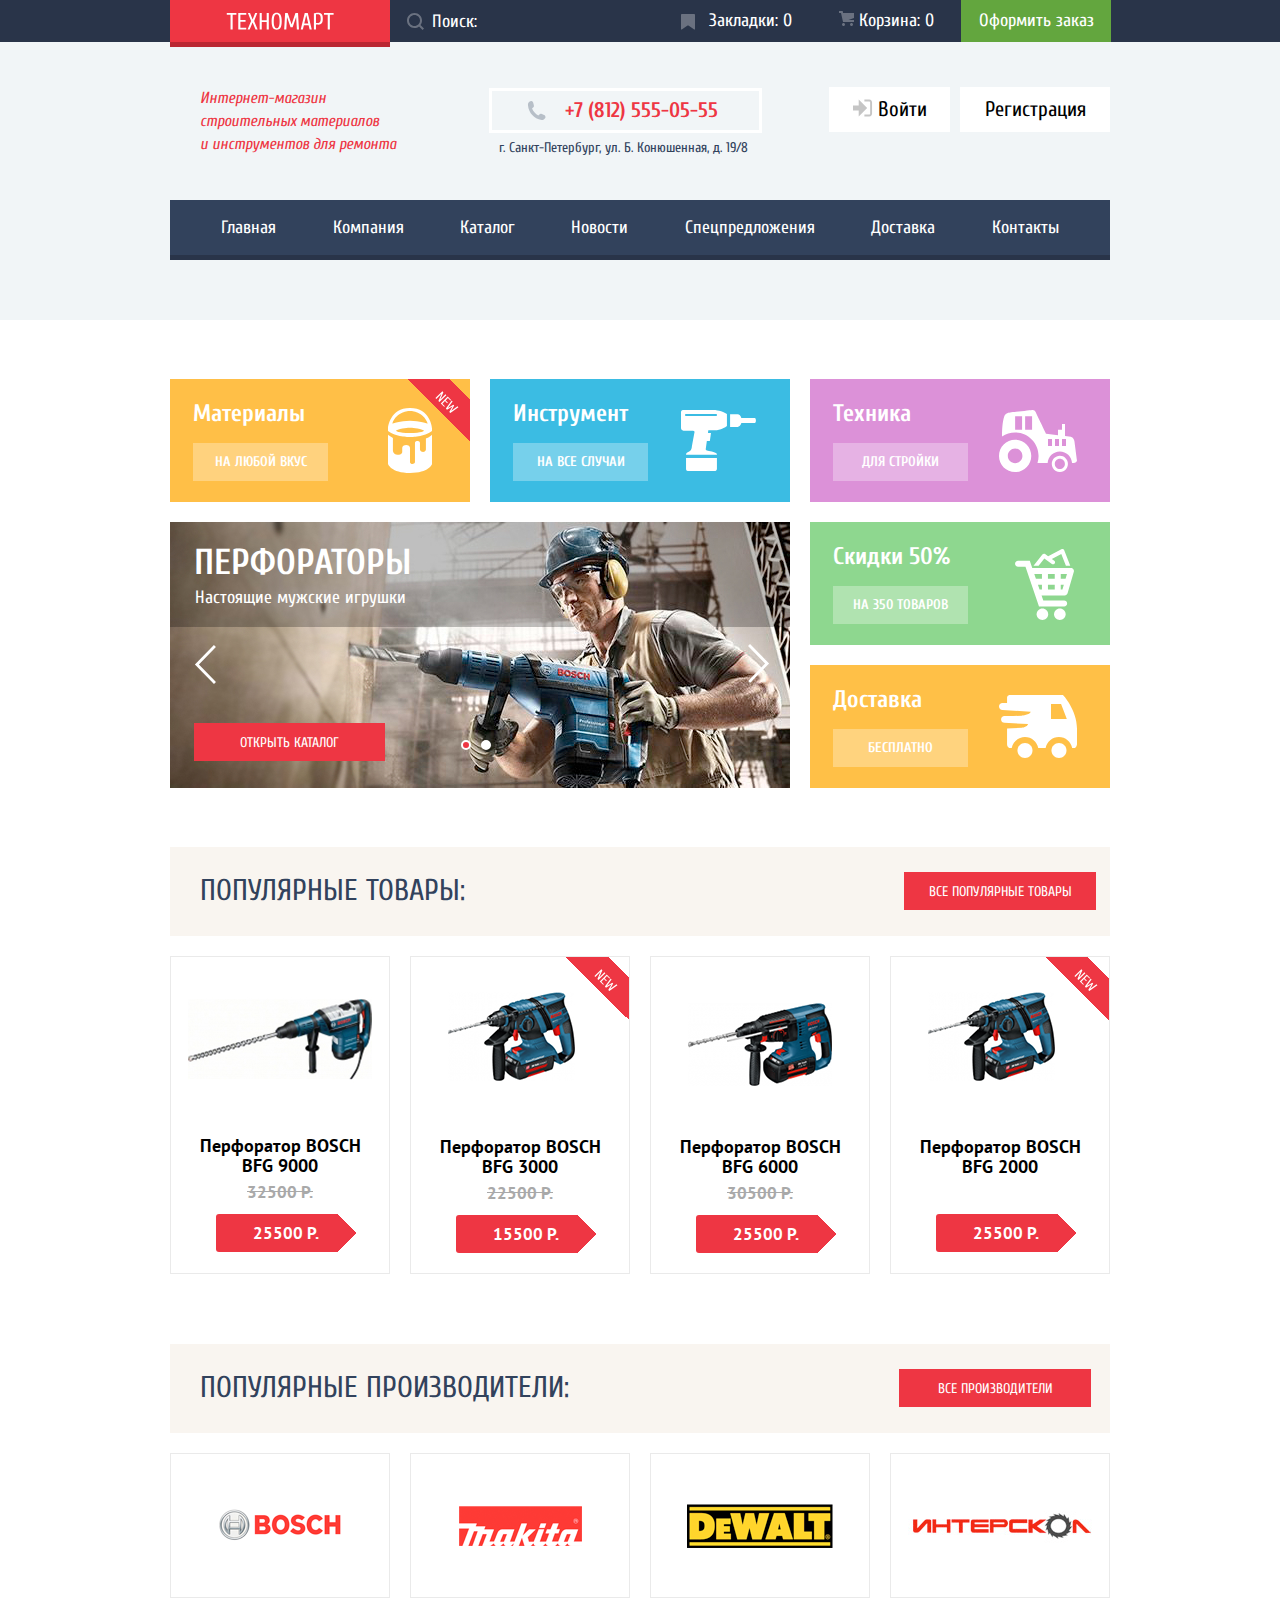
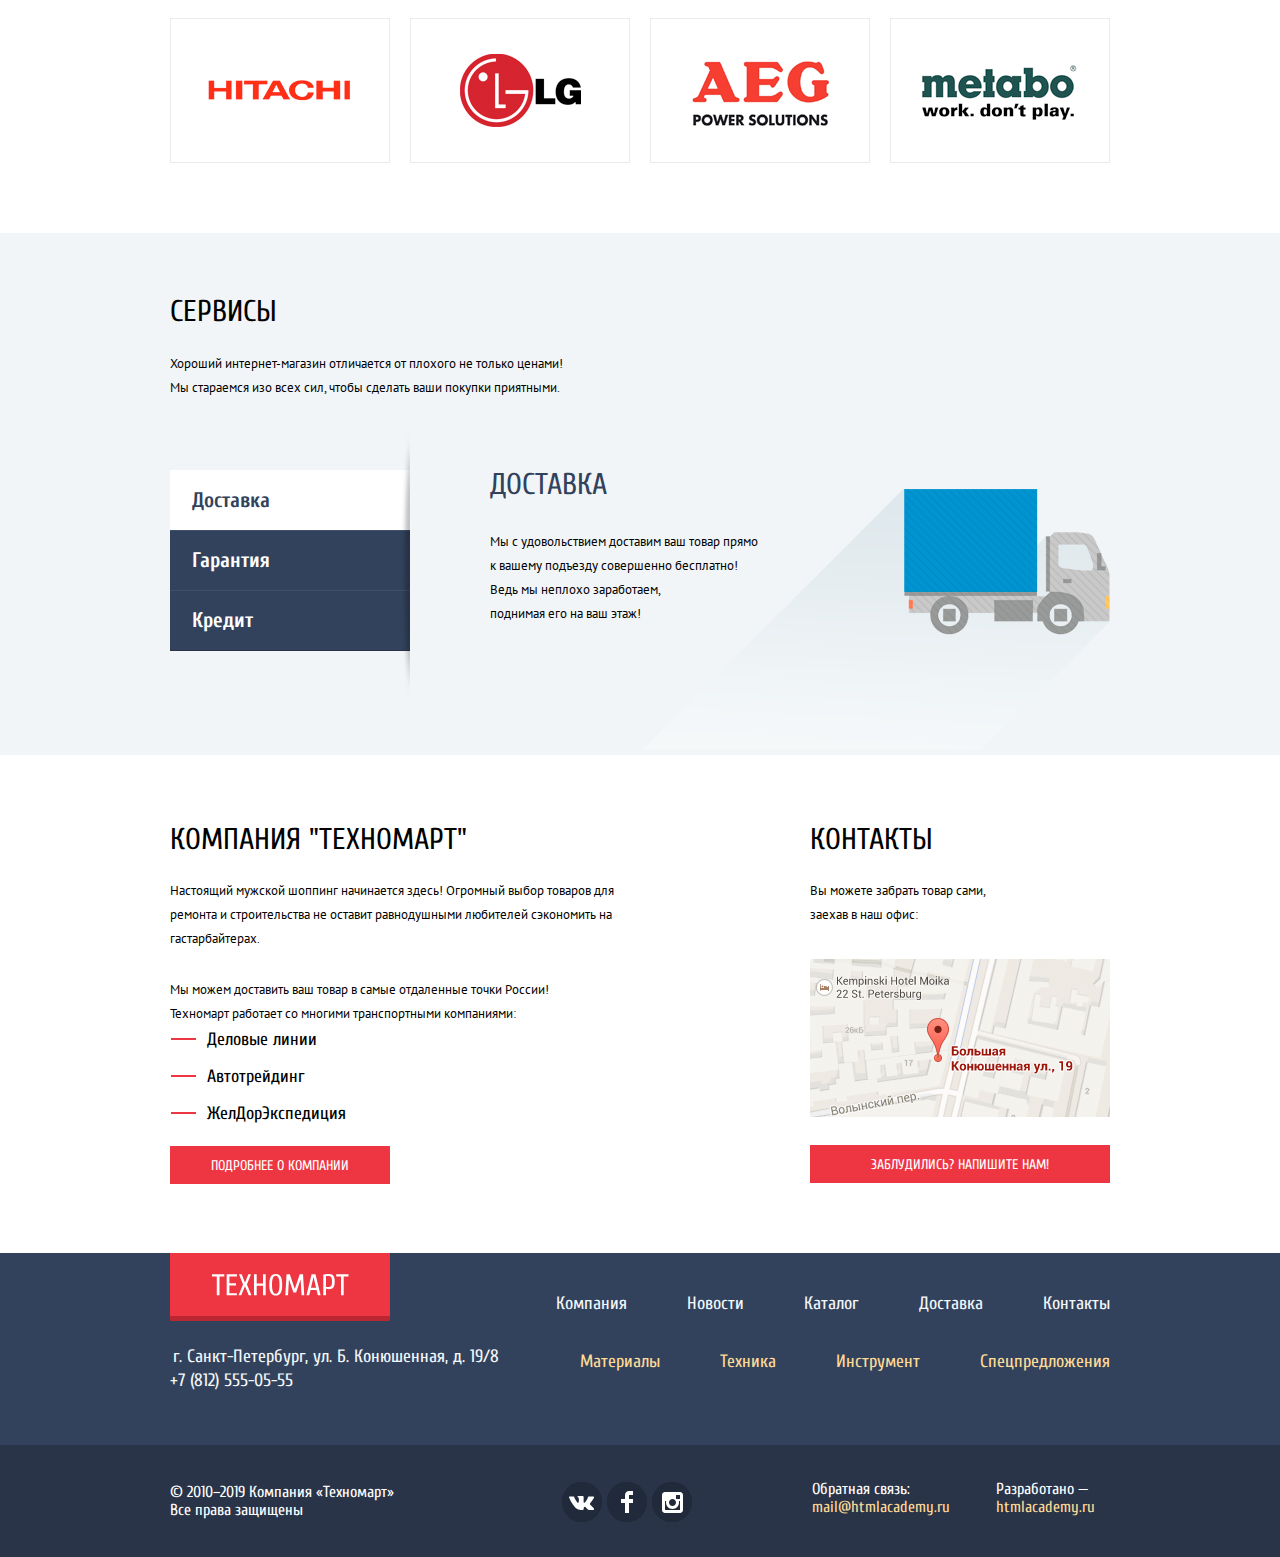
<file: index.html>
<!DOCTYPE html>
<html class="page" lang="ru">

<head>
  <title>Техномарт</title>
  <meta charset="utf-8">
  <meta name="viewport" content="width=device-width, initial-scale=1">
  <link href="https://fonts.googleapis.com/css2?family=PT+Sans:wght@400;700&display=swap" rel="stylesheet">
  <link href="https://fonts.googleapis.com/css2?family=Cuprum:ital,wght@0,400;0,700;1,400;1,700&display=swap" rel="stylesheet">
  <link rel="stylesheet" href="css/normalize.css">
  <link rel="stylesheet" href="css/style.css">
</head>

<body class="page-body">
  <header class="main-header">
    <div class="main-header-bar">
      <div class="main-header-wrapper container">
        <a class="main-header-logo logo-link">
          <img src="img/logo.svg" width="108" height="18" alt="логотип Техномарта">
        </a>
        <form class="main-header-form" action="#" method="POST">
          <label class="visually-hidden" for="header-src">Поле поиска</label>
          <input class="main-header-src" id="header-src" type="search" placeholder="Поиск:">
        </form>
        <button type="button" class="bookmark-button header-button">
          <svg width="14" height="16" viewBox="0 0 14 16" fill="none" opacity="0.3" xmlns="http://www.w3.org/2000/svg">
            <path d="M14 15C14 15.55 13.632 15.741 13.182 15.426L7.819 11.661C7.369 11.346 6.632 11.346 6.182 11.661L0.818 15.426C0.368 15.741 0 15.55 0 15V1C0 0.45 0.45 0 1 0H13C13.55 0 14 0.45 14 1V15Z" fill="white" />
          </svg>
          Закладки: 0
        </button>
        <button type="button" class="cart-button header-button">
          <svg width="15" height="15" viewBox="0 0 15 15" fill="none" opacity="0.3" xmlns="http://www.w3.org/2000/svg">
            <path d="M4.5 15C5.32843 15 6 14.3284 6 13.5C6 12.6716 5.32843 12 4.5 12C3.67157 12 3 12.6716 3 13.5C3 14.3284 3.67157 15 4.5 15Z" fill="white" />
            <path d="M12.5 15C13.3284 15 14 14.3284 14 13.5C14 12.6716 13.3284 12 12.5 12C11.6716 12 11 12.6716 11 13.5C11 14.3284 11.6716 15 12.5 15Z" fill="white" />
            <path d="M15 2H4.07L3.648 0H0V2H2.031L4.016 11H15V9H9.441L15 6.951V2Z" fill="white" />
          </svg>
          Корзина: 0
        </button>
        <button type="button" class="order header-button">Оформить заказ</button>
      </div>
    </div>
    <div class="container">
      <div class="main-header-inner-wrapper">
        <p class="header-description">
          Интернет-магазин<br> строительных материалов<br> и инструментов для ремонта
        </p>
        <div class="main-header-contacts-wrapper">
          <a class="main-header-phone" href="tel:+78125550555">+7&nbsp;(812)&nbsp;555-05-55</a>
          <p class="main-header-adress">г. Санкт-Петербург, ул. Б. Конюшенная, д. 19/8</p>
        </div>
        <div class="main-header-user-wrapper">
          <a class="login-link user-link" href="blank.html">
            <svg class="login-link-logo" width="20" height="18" viewBox="0 0 20 18" fill="none" xmlns="http://www.w3.org/2000/svg">
              <path d="M14.1667 9L5.71429 0.5V6.5H0V11.5H5.71429V17.5L14.1667 9Z" fill="#C5C5C5" />
              <path
               d="M16.1771 15.51H11.3895V17.5H16.1771C18.2514 17.5 19.0381 15.69 19.0619 14.474V3.528C19.0381 2.311 18.2514 0.5 16.1771 0.5H11.3895V2.49H16.1771C16.9762 2.49 17.1219 3.171 17.1391 3.547V14.451C17.1229 14.827 16.9762 15.51 16.1771 15.51Z"
               fill="#C5C5C5" />
            </svg>
            Войти
          </a>
          <a class="registration-link user-link" href="blank.html">Регистрация</a>
        </div>
      </div>
      <nav class="main-navigation">
        <ul class="site-navigation">
          <li class="site-navigation-item"><a class="site-navigation-link">Главная</a></li>
          <li class="site-navigation-item"><a class="site-navigation-link" href="blank.html">Компания</a></li>
          <li class="site-navigation-item"><a class="site-navigation-link" href="catalog.html">Каталог</a></li>
          <li class="site-navigation-item"><a class="site-navigation-link" href="blank.html">Новости</a></li>
          <li class="site-navigation-item"><a class="site-navigation-link" href="blank.html">Спецпредложения</a></li>
          <li class="site-navigation-item"><a class="site-navigation-link" href="blank.html">Доставка</a></li>
          <li class="site-navigation-item"><a class="site-navigation-link" href="blank.html">Контакты</a></li>
        </ul>
      </nav>
    </div>
  </header>
  <main class="page-main">

    <h1 class="main-title visually-hidden"> Интернет-магазин Техномарт</h1>

    <section class="offers container">
      <h2 class="visually-hidden">Товары и услуги</h2>
      <ul class="offers-list offers-list-grid-wrapper">
        <li class="offers-item offers-item-yellow mark-new">
          <h3>Материалы</h3>
          <a class="offers-link" href="catalog.html">На любой вкус</a>
        </li>
        <li class="offers-item offers-item-blue">
          <h3>Инструмент</h3>
          <a class="offers-link" href="catalog.html">На все случаи</a>
        </li>
        <li class="offers-item offers-item-purple">
          <h3>Техника</h3>
          <a class="offers-link" href="catalog.html">Для стройки</a>
        </li>
      </ul>
      <div class="slider">
        <ul class="slider-list">
          <li class="slider-item slide slide-current">
            <h3 class="slide-title">Перфораторы</h3>
            <p class="slide-text">Настоящие мужские игрушки</p>
            <a href="catalog.html" class="slide-link button">Открыть каталог</a>
            <img src="img/perforator-slide.jpg" alt="Мужчина с перфоратором" width="620" height="266">
          </li>
          <li class="slider-item slide ">
            <h3 class="slide-title">Дрели</h3>
            <p class="slide-text">Соседям на радость!</p>
            <a href="catalog.html" class="slide-link button">Открыть каталог</a>
            <img src="img/drill-slider.jpg" alt="Мужчина с дрелью" width="620" height="266">
          </li>
        </ul>
        <button class="slide-button slide-button-previous" type="button" aria-label="Предыдущий слайд"></button>
        <button class="slide-button slide-button-next" type="button" aria-label="Следующий слайд"></button>
        <ul class="slider-radio-list">
          <li class="slider-radio-item">
            <button class="slide-radio slide-radio-current" type="button" aria-label="Первый слайд"></button>
          </li>
          <li class="slider-radio-item">
            <button class="slide-radio" type="button" aria-label="Второй слайд"></button>
          </li>
        </ul>
      </div>
      <ul class="offers-list offers-list-sub-grid-wrapper">
        <li class="offers-item offers-item-green">
          <h3>Скидки 50%</h3>
          <a class="offers-link" href="catalog.html">На 350 товаров</a>
        </li>
        <li class="offers-item offers-item-scnd-yellow">
          <h3>Доставка</h3>
          <a class="offers-link" href="catalog.html">Бесплатно</a>
        </li>
      </ul>
    </section>

    <section class="products container">
      <div class="title-bar popular-products-title-bar">
        <h2>Популярные товары:</h2>
        <a class="title-link button" href="blank.html">Все популярные товары</a>
      </div>
      <ul class="popular-products-list">
        <li class="products-item">
          <img class="products-image" src="img/bfg9000.jpg" alt="BOSCH BFG9000" width="184" height="164">
          <div class="products-container">
            <button class="products-hidden-button products-button-buy" type="button">Купить</button>
            <button class="products-hidden-button products-button-list" type="button">В закладки</button>
          </div>
          <h3>Перфоратор BOSCH BFG&nbsp;9000</h3>
          <p><s>32500 Р.</s></p>
          <button type="button" class="products-button"> 25500 P.</button>
        </li>
        <li class="products-item  mark-new">
          <div class="products-image-wrapper">
            <img class="products-image" src="img/bfg2000.png" alt="BOSCH BFG3000" width="127" height="112">
          </div>
          <div class="products-container">
            <button class="products-hidden-button products-button-buy" type="button">Купить</button>
            <button class="products-hidden-button products-button-list" type="button">В закладки</button>
          </div>
          <h3>Перфоратор BOSCH BFG&nbsp;3000</h3>
          <p><s>22500 Р.</s></p>
          <button type="button" class="products-button"> 15500 P.</button>
        </li>
        <li class="products-item">
          <div class="products-image-wrapper">
            <img class="products-image" src="img/bfg6000.png" alt="BOSCH BFG6000" width="144" height="128">
          </div>
          <div class="products-container">
            <button class="products-hidden-button products-button-buy" type="button">Купить</button>
            <button class="products-hidden-button products-button-list" type="button">В закладки</button>
          </div>
          <h3>Перфоратор BOSCH BFG&nbsp;6000</h3>
          <p><s>30500 Р.</s></p>
          <button type="button" class="products-button"> 25500 P.</button>
        </li>
        <li class="products-item mark-new">
          <div class="products-image-wrapper">
            <img class="products-image" src="img/bfg2000.png" alt="BOSCH BFG2000" width="127" height="112">
          </div>
          <div class="products-container">
            <button class="products-hidden-button products-button-buy" type="button">Купить</button>
            <button class="products-hidden-button products-button-list" type="button">В закладки</button>
          </div>
          <h3>Перфоратор BOSCH BFG&nbsp;2000</h3>
          <button type="button" class="products-button"> 25500 P.</button>
        </li>
      </ul>
    </section>
    <section class="manufacturers container">
      <div class="title-bar popular-manufacturers-title-bar">
        <h2>Популярные производители:</h2>
        <a class="title-link button" href="blank.html">Все производители</a>
      </div>
      <ul class="manufacturers-list">
        <li class="manufacturers-item">
          <a class="manufacturers-item-link" href="#">
            <img class="manufacturers-image" src="img/bosch-logo.png" alt="логотип BOSCH" width="126" height="37">
          </a>
        </li>
        <li class="manufacturers-item">
          <a class="manufacturers-item-link" href="#">
            <img class="manufacturers-img" src="img/makita-logo.png" alt="логотип Makita" width="123" height="40">
          </a>
        </li>
        <li class="manufacturers-item">
          <a class="manufacturers-item-link" href="#">
            <img class="manufacturers-image" src="img/dewalt-logo.png" alt="логотип Dewalt" width="146" height="44">
          </a>
        </li>
        <li class="manufacturers-item">
          <a class="manufacturers-item-link" href="#">
            <img class="manufacturers-image" src="img/interskol-logo.png" alt="логотип Интерскол" width="200" height="76">
          </a>
        </li>
        <li class="manufacturers-item">
          <a class="manufacturers-item-link" href="#">
            <img class="manufacturers-image" src="img/hitachi-logo.png" alt="логотип Hitachi" width="169" height="31">
          </a>
        </li>
        <li class="manufacturers-item">
          <a class="manufacturers-item-link" href="#">
            <img class="manufacturers-image" src="img/lg-logo.png" alt="логотип LG" width="121" height="73">
          </a>
        </li>
        <li class="manufacturers-item">
          <a class="manufacturers-item-link" href="#">
            <img class="manufacturers-image" src="img/aeg-logo.png" alt="логотип AEG" width="151" height="98">
          </a>
        </li>
        <li class="manufacturers-item">
          <a class="manufacturers-item-link" href="#">
            <img class="manufacturers-image" src="img/metabo-logo.png" alt="логотип Metabo" width="206" height="73">
          </a>
        </li>
      </ul>
    </section>

    <section class="services">
      <div class="container">
        <h2 class="services-title">Сервисы</h2>
        <p class="services-text">
          Хороший интернет-магазин отличается от плохого не только ценами!<br>
          Мы стараемся изо всех сил, чтобы сделать ваши покупки приятными.
        </p>
        <div class="services-grid-inner">
          <ul class="services-list">
            <li class="services-item">
              <button class="services-button delivery-button" type="button" >Доставка</button>
            </li>
            <li class="services-item ">
              <button class="services-button garanty-button" type="button">Гарантия</button>
            </li>
            <li class="services-item">
              <button class="services-button credit-button" type="button">Кредит</button>
            </li>
          </ul>
          <div class="services-slide  services-slide-delivery">
            <h3 class="services-slide-title">Доставка</h3>
            <p class="services-slide-description">
              Мы с удовольствием доставим ваш товар прямо<br>
              к вашему подъезду совершенно бесплатно!<br>
              Ведь мы неплохо заработаем,<br>
              поднимая его на ваш этаж!
            </p>
          </div>
          <div class="services-slide  services-slide-garanty services-slide-hidden">
            <h3 class="services-slide-title">Гарантия</h3>
            <p class="services-slide-description">
              Если купленный у нас товар поломается или заискрит,<br>
              а также в случае пожара, спровоцированного его <br>
              возгоранием, вы всегда можете быть уверены в нашей<br>
              гарантии. Мы обменяем сгоревший товар на новый.<br>
              Дом уж восстановите как-нибудь сами.
            </p>
          </div>
          <div class="services-slide  services-slide-credit services-slide-hidden">
            <h3 class="services-slide-title">Кредит</h3>
            <p class="services-slide-description">
              Залезть в долговую яму стало проще!<br>
              Кредитные консультанты придут вам на помощь
            </p>
            <a class="services-slide-link button" href="#">Отправить заявку</a>
          </div>
        </div>
      </div>
    </section>
    <!-- Форма Имя - Фамилия, мейл, Текст письма -->
    <section class="modal-write-us modal-closed">
      <button class="modal-button-close" type="button" aria-label="Закрыть"></button>
      <form action="#" method="POST">
        <div class="modal-container">
          <label class="modal-label" for="modal-name">Ваше имя:<br>
            <input class="modal-input modal-input-name" type="text" id="modal-name" placeholder="Имя Фамилия" required>
          </label>
          <label class="modal-label" for="modal-email">Ваш e-mail:<br>
            <input class="modal-input modal-input-email" type="email" id="modal-email" placeholder="email@example.com" required>
          </label>
          <label class="modal-label" for="modal-letter">Текст письма:
            <textarea class="modal-input modal-input-letter" id="modal-letter" placeholder="В свободной форме" rows="5" required></textarea>
          </label>
        </div>
        <div class="modal-button-wrapper">
          <div class="modal-container">
            <input class="modal-button-submit button" type="submit">
          </div>
        </div>
      </form>
    </section>
    <!-- Модальное окно карты-->
    <section class="modal-map modal-closed">
      <img class="modal-map-image" src="img/modal-map.jpg" alt="Адрес компании техномарт" width="943" height="444" >
      <button class="modal-button-close" type="button" aria-label="Закрыть"></button>
    </section>
    <section class="about container">
      <div class="about-grid-inner">
        <h2 class="about-title">Компания "Техномарт"</h2>
        <p class="about-text">
          Настоящий мужской шоппинг начинается здесь! Огромный выбор товаров для <br>
          ремонта и строительства не оставит равнодушными любителей сэкономить на <br>
          гастарбайтерах.
        </p>
        <p class="about-subtext">
          Мы можем доставить ваш товар в самые отдаленные точки России!<br>
          Техномарт работает со многими транспортными компаниями:
        </p>
        <ul class="about-list">
          <li class="about-item">Деловые линии</li>
          <li class="about-item">Автотрейдинг</li>
          <li class="about-item">ЖелДорЭкспедиция</li>
        </ul>
        <a class="about-link button" href="blank.html">Подробнее о компании</a>
      </div>

      <div class="contacts">
        <h2 class="contacts-title">Контакты</h2>
        <p class="contacts-text">
          Вы можете забрать товар сами,<br>
          заехав в наш офис:
        </p>
        <a class="contacts-link" target="_blank" href="https://www.google.ru/maps/place/%D0%91%D0%BE%D0%BB%D1%8C%D1%88%D0%B0%D1%8F+%D0%9A%D0%BE%D0%BD%D1%8E%D1%88%D0%B5%D0%BD%D0%BD%D0%B0%D1%8F+%D1%83%D0%BB.,+19,+%D0%A1%D0%B0%D0%BD%D0%BA%D1%82-%D0%9F%D0%B5%D1%82%D0%B5%D1%80%D0%B1%D1%83%D1%80%D0%B3,+191186/@59.9387969,30.3208946,17z/data=!3m1!4b1!4m5!3m4!1s0x4696310fca5ba729:0xea9c53d4493c879f!8m2!3d59.9387942!4d30.3230833">
          <img class="contacts-map" src="img/map.png" alt="карта проезда до Большой Конюшенной 19" width="300" height="158">
        </a>
        <button class="contacts-feedback-button button">Заблудились? Напишите нам!</button>
      </div>
    </section>
  </main>

  <footer class="page-footer">
    <div class="container">
      <div class="footer-grid-wrapper">
        <a class="footer-logo logo-link">
          <img src="img/logo.svg" width="138" height="23" alt="логотип Техномарта">
        </a>
        <ul class="footer-nav-list">
          <li class="footer-nav-item"><a href="blank.html">Компания</a></li>
          <li class="footer-nav-item"><a href="blank.html">Новости</a></li>
          <li class="footer-nav-item"><a href="catalog.html">Каталог</a></li>
          <li class="footer-nav-item"><a href="blank.html">Доставка</a></li>
          <li class="footer-nav-item"><a href="blank.html">Контакты</a></li>
        </ul>
      </div>
      <div class="footer-grid-wrapper">
        <div class="footer-contacts">
          <p>
            г. Санкт-Петербург, ул. Б. Конюшенная, д. 19/8<br>
          </p>
          <a class="footer-phone" href="tel:+78125550555">+7 (812) 555-05-55</a>
        </div>
        <ul class="footer-nav-sub-list footer-nav-list">
          <li class="footer-nav-sub-item"><a href="blank.html">Материалы</a></li>
          <li class="footer-nav-sub-item"><a href="blank.html">Техника</a></li>
          <li class="footer-nav-sub-item"><a href="catalog.html">Инструмент</a></li>
          <li class="footer-nav-sub-item"><a href="blank.html">Спецпредложения</a></li>
        </ul>
      </div>
    </div>
    <div class="footer-bar">
      <div class="container bottom-footer-grid-wrapper">
        <p class="footer-copyright">
          © 2010–2019 Компания «Техномарт»<br>
          Все права защищены
        </p>
        <div class="footer-social">
          <h2 class="visually-hidden">Соцсети</h2>
          <ul class="social-list">
            <li class="social-item">
              <a class="social-link" href="#" aria-label="Страница вконтакте">
                <svg width="26" height="15" viewBox="0 0 26 15" fill="none" xmlns="http://www.w3.org/2000/svg">
                  <path
                   d="M15.5403 11.7281C16.4609 11.4384 17.6396 13.6406 18.8943 14.4834C19.8361 15.1219 20.5573 14.9841 20.5573 14.9841L23.9017 14.9372C23.9017 14.9372 25.6495 14.8322 24.8233 13.4803C24.7549 13.3678 24.3389 12.4781 22.334 10.6472C20.2376 8.73186 20.5217 9.04218 23.0456 5.73093C24.5835 3.71249 25.1988 2.47968 25.0062 1.95468C24.8213 1.44936 23.6918 1.58061 23.6918 1.58061L19.9237 1.60593C19.5568 1.60686 19.2458 1.71749 19.1042 2.08874C19.1013 2.09249 18.5062 3.65061 17.7127 4.9753C16.0362 7.77749 15.367 7.92655 15.0896 7.75124C14.4531 7.3453 14.6139 6.1228 14.6139 5.25374C14.6139 2.5378 15.0299 1.4053 13.7993 1.1128C13.3881 1.0153 13.0876 0.951552 12.039 0.942177C10.6985 0.922489 9.5603 0.942177 8.91511 1.25061C8.4866 1.45968 8.15822 1.91811 8.35756 1.94436C8.60793 1.97718 9.16934 2.09436 9.46978 2.49374C9.85593 3.01124 9.84437 4.17093 9.84437 4.17093C9.84437 4.17093 10.0649 7.36874 9.32437 7.7653C8.81593 8.03718 8.12067 7.48218 6.62519 4.9378C5.86156 3.63655 5.28474 2.19843 5.28474 2.19843C5.28474 2.19843 5.17304 1.93124 4.97082 1.78499C4.73008 1.61155 4.39304 1.55624 4.39304 1.55624L0.816594 1.57874C0.816594 1.57874 0.279261 1.59374 0.0818532 1.82436C-0.0934061 2.02874 0.0674088 2.45061 0.0674088 2.45061C0.0674088 2.45061 2.86867 8.90155 6.04067 12.1509C8.94882 15.1341 12.2537 14.9362 12.2537 14.9362H13.7511C13.7511 14.9362 14.2027 14.8856 14.4339 14.6437C14.6496 14.4187 14.6399 13.9959 14.6399 13.9959C14.6399 13.9959 14.6101 12.0187 15.5403 11.7281Z"
                   fill="white" />
                </svg>
              </a>
            </li>
            <li class="social-item">
              <a class="social-link" href="#" aria-label="Страница в фейсбуке">
                <svg width="12" height="22" viewBox="0 0 12 22" fill="none" xmlns="http://www.w3.org/2000/svg">
                  <path d="M12 4V0H8C5.79086 0 4 1.79086 4 4V8H0V12H4V22H8V12H12V8H8V4H12Z" fill="white" />
                </svg>
              </a>
            </li>
            <li class="social-item">
              <a class="social-link" href="#" aria-label="Страница в инстаграмме" >
                <svg width="21" height="21" viewBox="0 0 21 21" fill="none" xmlns="http://www.w3.org/2000/svg">
                  <path fill-rule="evenodd" clip-rule="evenodd"
                   d="M3 0H18C19.65 0 21 1.35 21 3V18C21 19.65 19.65 21 18 21H3C1.35 21 0 19.65 0 18V3C0 1.35 1.35 0 3 0ZM14 10.5C14 8.57 12.43 7 10.5 7C8.57 7 7 8.57 7 10.5C7 12.43 8.57 14 10.5 14C12.43 14 14 12.43 14 10.5ZM3 18V9H4.181C4.0626 9.49127 4.00186 9.99467 4 10.5C4 14.0899 6.91015 17 10.5 17C14.0899 17 17 14.0899 17 10.5C16.9986 9.99464 16.9379 9.49118 16.819 9H18V18H3ZM14 7H18V3H14V7Z"
                   fill="white" />
                </svg>
              </a>
            </li>
          </ul>
        </div>
        <p class="footer-feedback">
          Обратная связь:<br>
          <a class="footer-feedback-link" href="https://mail@htmlacademy.ru">mail@htmlacademy.ru</a>
        </p>
        <p class="footer-feedback">
          Разработано —<br>
          <a class="footer-feedback-link" href="https://htmlacademy.ru/intensive/htmlcss">htmlacademy.ru</a>
        </p>
      </div>
    </div>
  </footer>
  <script src="js/services-slide.js"></script>
  <script src="js/modal.js"></script>
</body>

</html>
</file>
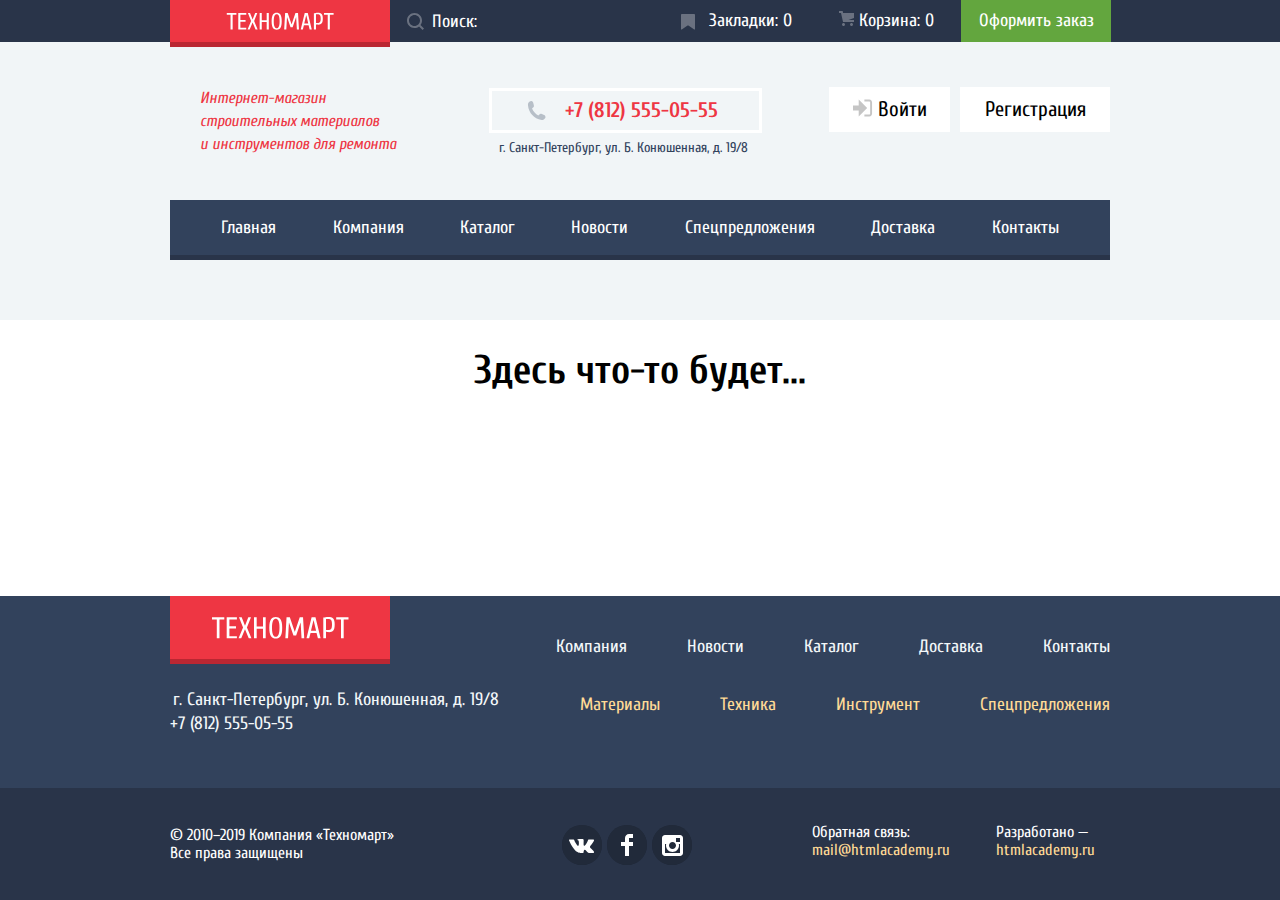
<file: blank.html>
<!DOCTYPE html>
<html class="page" lang="ru">

<head>
  <title>Техномарт</title>
  <meta charset="utf-8">
  <meta name="viewport" content="width=device-width, initial-scale=1">
  <link href="https://fonts.googleapis.com/css2?family=PT+Sans:wght@400;700&display=swap" rel="stylesheet">
  <link href="https://fonts.googleapis.com/css2?family=Cuprum:ital,wght@0,400;0,700;1,400;1,700&display=swap" rel="stylesheet">
  <link rel="stylesheet" href="css/normalize.css">
  <link rel="stylesheet" href="css/style.css">
</head>

<body class="page-body">
  <header class="main-header">
    <div class="main-header-bar">
      <div class="main-header-wrapper container">
        <a class="main-header-logo logo-link" href="index.html">
          <img src="img/logo.svg" width="108" height="18" alt="логотип Техномарта">
        </a>
        <form class="main-header-form" action="#" method="POST">
          <label class="visually-hidden" for="header-src">Поле поиска</label>
          <input class="main-header-src" id="header-src" type="search" placeholder="Поиск:">
        </form>
        <button type="button" class="bookmark-button header-button">
          <svg width="14" height="16" viewBox="0 0 14 16" fill="none" opacity="0.3" xmlns="http://www.w3.org/2000/svg">
            <path d="M14 15C14 15.55 13.632 15.741 13.182 15.426L7.819 11.661C7.369 11.346 6.632 11.346 6.182 11.661L0.818 15.426C0.368 15.741 0 15.55 0 15V1C0 0.45 0.45 0 1 0H13C13.55 0 14 0.45 14 1V15Z" fill="white" />
          </svg>
          Закладки: 0
        </button>
        <button type="button" class="cart-button header-button">
          <svg width="15" height="15" viewBox="0 0 15 15" fill="none" opacity="0.3" xmlns="http://www.w3.org/2000/svg">
            <path d="M4.5 15C5.32843 15 6 14.3284 6 13.5C6 12.6716 5.32843 12 4.5 12C3.67157 12 3 12.6716 3 13.5C3 14.3284 3.67157 15 4.5 15Z" fill="white" />
            <path d="M12.5 15C13.3284 15 14 14.3284 14 13.5C14 12.6716 13.3284 12 12.5 12C11.6716 12 11 12.6716 11 13.5C11 14.3284 11.6716 15 12.5 15Z" fill="white" />
            <path d="M15 2H4.07L3.648 0H0V2H2.031L4.016 11H15V9H9.441L15 6.951V2Z" fill="white" />
          </svg>
          Корзина: 0
        </button>
        <button type="button" class="order header-button">Оформить заказ</button>
      </div>
    </div>
    <div class="container">
      <div class="main-header-inner-wrapper">
        <p class="header-description">
          Интернет-магазин<br> строительных материалов<br> и инструментов для ремонта
        </p>
        <div class="main-header-contacts-wrapper">
          <a class="main-header-phone" href="tel:+78125550555">+7&nbsp;(812)&nbsp;555-05-55</a>
          <p class="main-header-adress">г. Санкт-Петербург, ул. Б. Конюшенная, д. 19/8</p>
        </div>
        <div class="main-header-user-wrapper">
          <a class="login-link user-link" href="blank.html">
            <svg class="login-link-logo" width="20" height="18" viewBox="0 0 20 18" fill="none" xmlns="http://www.w3.org/2000/svg">
              <path d="M14.1667 9L5.71429 0.5V6.5H0V11.5H5.71429V17.5L14.1667 9Z" fill="#C5C5C5" />
              <path
               d="M16.1771 15.51H11.3895V17.5H16.1771C18.2514 17.5 19.0381 15.69 19.0619 14.474V3.528C19.0381 2.311 18.2514 0.5 16.1771 0.5H11.3895V2.49H16.1771C16.9762 2.49 17.1219 3.171 17.1391 3.547V14.451C17.1229 14.827 16.9762 15.51 16.1771 15.51Z"
               fill="#C5C5C5" />
            </svg>
            Войти
          </a>
          <a class="registration-link user-link" href="blank.html">Регистрация</a>
        </div>
      </div>
      <nav class="main-navigation">
        <ul class="site-navigation">
          <li class="site-navigation-item"><a class="site-navigation-link" href="index.html">Главная</a></li>
          <li class="site-navigation-item"><a class="site-navigation-link">Компания</a></li>
          <li class="site-navigation-item"><a class="site-navigation-link" href="catalog.html">Каталог</a></li>
          <li class="site-navigation-item"><a class="site-navigation-link">Новости</a></li>
          <li class="site-navigation-item"><a class="site-navigation-link">Спецпредложения</a></li>
          <li class="site-navigation-item"><a class="site-navigation-link">Доставка</a></li>
          <li class="site-navigation-item"><a class="site-navigation-link">Контакты</a></li>
        </ul>
      </nav>
    </div>
  </header>
  <main class="page-main">
    <div class="container">
      <h1 class="blank-title">Здесь что-то будет...</h1>
    </div>
  </main>

  <footer class="page-footer">
    <div class="container">
      <div class="footer-grid-wrapper">
        <a class="footer-logo logo-link" href="index.html">
          <img src="img/logo.svg" width="138" height="23" alt="логотип Техномарта">
        </a>
        <ul class="footer-nav-list">
          <li class="footer-nav-item"><a >Компания</a></li>
          <li class="footer-nav-item"><a >Новости</a></li>
          <li class="footer-nav-item"><a href="catalog.html">Каталог</a></li>
          <li class="footer-nav-item"><a >Доставка</a></li>
          <li class="footer-nav-item"><a >Контакты</a></li>
        </ul>
      </div>
      <div class="footer-grid-wrapper">
        <div class="footer-contacts">
          <p>
            г. Санкт-Петербург, ул. Б. Конюшенная, д. 19/8<br>
          </p>
          <a class="footer-phone" href="tel:+78125550555">+7 (812) 555-05-55</a>
        </div>
        <ul class="footer-nav-sub-list footer-nav-list">
          <li class="footer-nav-sub-item"><a >Материалы</a></li>
          <li class="footer-nav-sub-item"><a >Техника</a></li>
          <li class="footer-nav-sub-item"><a href="catalog.html">Инструмент</a></li>
          <li class="footer-nav-sub-item"><a >Спецпредложения</a></li>
        </ul>
      </div>
    </div>
    <div class="footer-bar">
      <div class="container bottom-footer-grid-wrapper">
        <p class="footer-copyright">
          © 2010–2019 Компания «Техномарт»<br>
          Все права защищены
        </p>
        <div class="footer-social">
          <h2 class="visually-hidden">Соцсети</h2>
          <ul class="social-list">
            <li class="social-item">
              <a class="social-link" href="#">
                <svg width="26" height="15" viewBox="0 0 26 15" fill="none" xmlns="http://www.w3.org/2000/svg">
                  <path
                   d="M15.5403 11.7281C16.4609 11.4384 17.6396 13.6406 18.8943 14.4834C19.8361 15.1219 20.5573 14.9841 20.5573 14.9841L23.9017 14.9372C23.9017 14.9372 25.6495 14.8322 24.8233 13.4803C24.7549 13.3678 24.3389 12.4781 22.334 10.6472C20.2376 8.73186 20.5217 9.04218 23.0456 5.73093C24.5835 3.71249 25.1988 2.47968 25.0062 1.95468C24.8213 1.44936 23.6918 1.58061 23.6918 1.58061L19.9237 1.60593C19.5568 1.60686 19.2458 1.71749 19.1042 2.08874C19.1013 2.09249 18.5062 3.65061 17.7127 4.9753C16.0362 7.77749 15.367 7.92655 15.0896 7.75124C14.4531 7.3453 14.6139 6.1228 14.6139 5.25374C14.6139 2.5378 15.0299 1.4053 13.7993 1.1128C13.3881 1.0153 13.0876 0.951552 12.039 0.942177C10.6985 0.922489 9.5603 0.942177 8.91511 1.25061C8.4866 1.45968 8.15822 1.91811 8.35756 1.94436C8.60793 1.97718 9.16934 2.09436 9.46978 2.49374C9.85593 3.01124 9.84437 4.17093 9.84437 4.17093C9.84437 4.17093 10.0649 7.36874 9.32437 7.7653C8.81593 8.03718 8.12067 7.48218 6.62519 4.9378C5.86156 3.63655 5.28474 2.19843 5.28474 2.19843C5.28474 2.19843 5.17304 1.93124 4.97082 1.78499C4.73008 1.61155 4.39304 1.55624 4.39304 1.55624L0.816594 1.57874C0.816594 1.57874 0.279261 1.59374 0.0818532 1.82436C-0.0934061 2.02874 0.0674088 2.45061 0.0674088 2.45061C0.0674088 2.45061 2.86867 8.90155 6.04067 12.1509C8.94882 15.1341 12.2537 14.9362 12.2537 14.9362H13.7511C13.7511 14.9362 14.2027 14.8856 14.4339 14.6437C14.6496 14.4187 14.6399 13.9959 14.6399 13.9959C14.6399 13.9959 14.6101 12.0187 15.5403 11.7281Z"
                   fill="white" />
                </svg>
              </a>
            </li>
            <li class="social-item">
              <a class="social-link" href="#">
                <svg width="12" height="22" viewBox="0 0 12 22" fill="none" xmlns="http://www.w3.org/2000/svg">
                  <path d="M12 4V0H8C5.79086 0 4 1.79086 4 4V8H0V12H4V22H8V12H12V8H8V4H12Z" fill="white" />
                </svg>
              </a>
            </li>
            <li class="social-item">
              <a class="social-link" href="#">
                <svg width="21" height="21" viewBox="0 0 21 21" fill="none" xmlns="http://www.w3.org/2000/svg">
                  <path fill-rule="evenodd" clip-rule="evenodd"
                   d="M3 0H18C19.65 0 21 1.35 21 3V18C21 19.65 19.65 21 18 21H3C1.35 21 0 19.65 0 18V3C0 1.35 1.35 0 3 0ZM14 10.5C14 8.57 12.43 7 10.5 7C8.57 7 7 8.57 7 10.5C7 12.43 8.57 14 10.5 14C12.43 14 14 12.43 14 10.5ZM3 18V9H4.181C4.0626 9.49127 4.00186 9.99467 4 10.5C4 14.0899 6.91015 17 10.5 17C14.0899 17 17 14.0899 17 10.5C16.9986 9.99464 16.9379 9.49118 16.819 9H18V18H3ZM14 7H18V3H14V7Z"
                   fill="white" />
                </svg>
              </a>
            </li>
          </ul>
        </div>
        <p class="footer-feedback">
          Обратная связь:<br>
          <a class="footer-feedback-link" href="https://mail@htmlacademy.ru">mail@htmlacademy.ru</a>
        </p>
        <p class="footer-feedback">
          Разработано —<br>
          <a class="footer-feedback-link" href="https://htmlacademy.ru/intensive/htmlcss">htmlacademy.ru</a>
        </p>
      </div>
    </div>
  </footer>
</body>
</file>
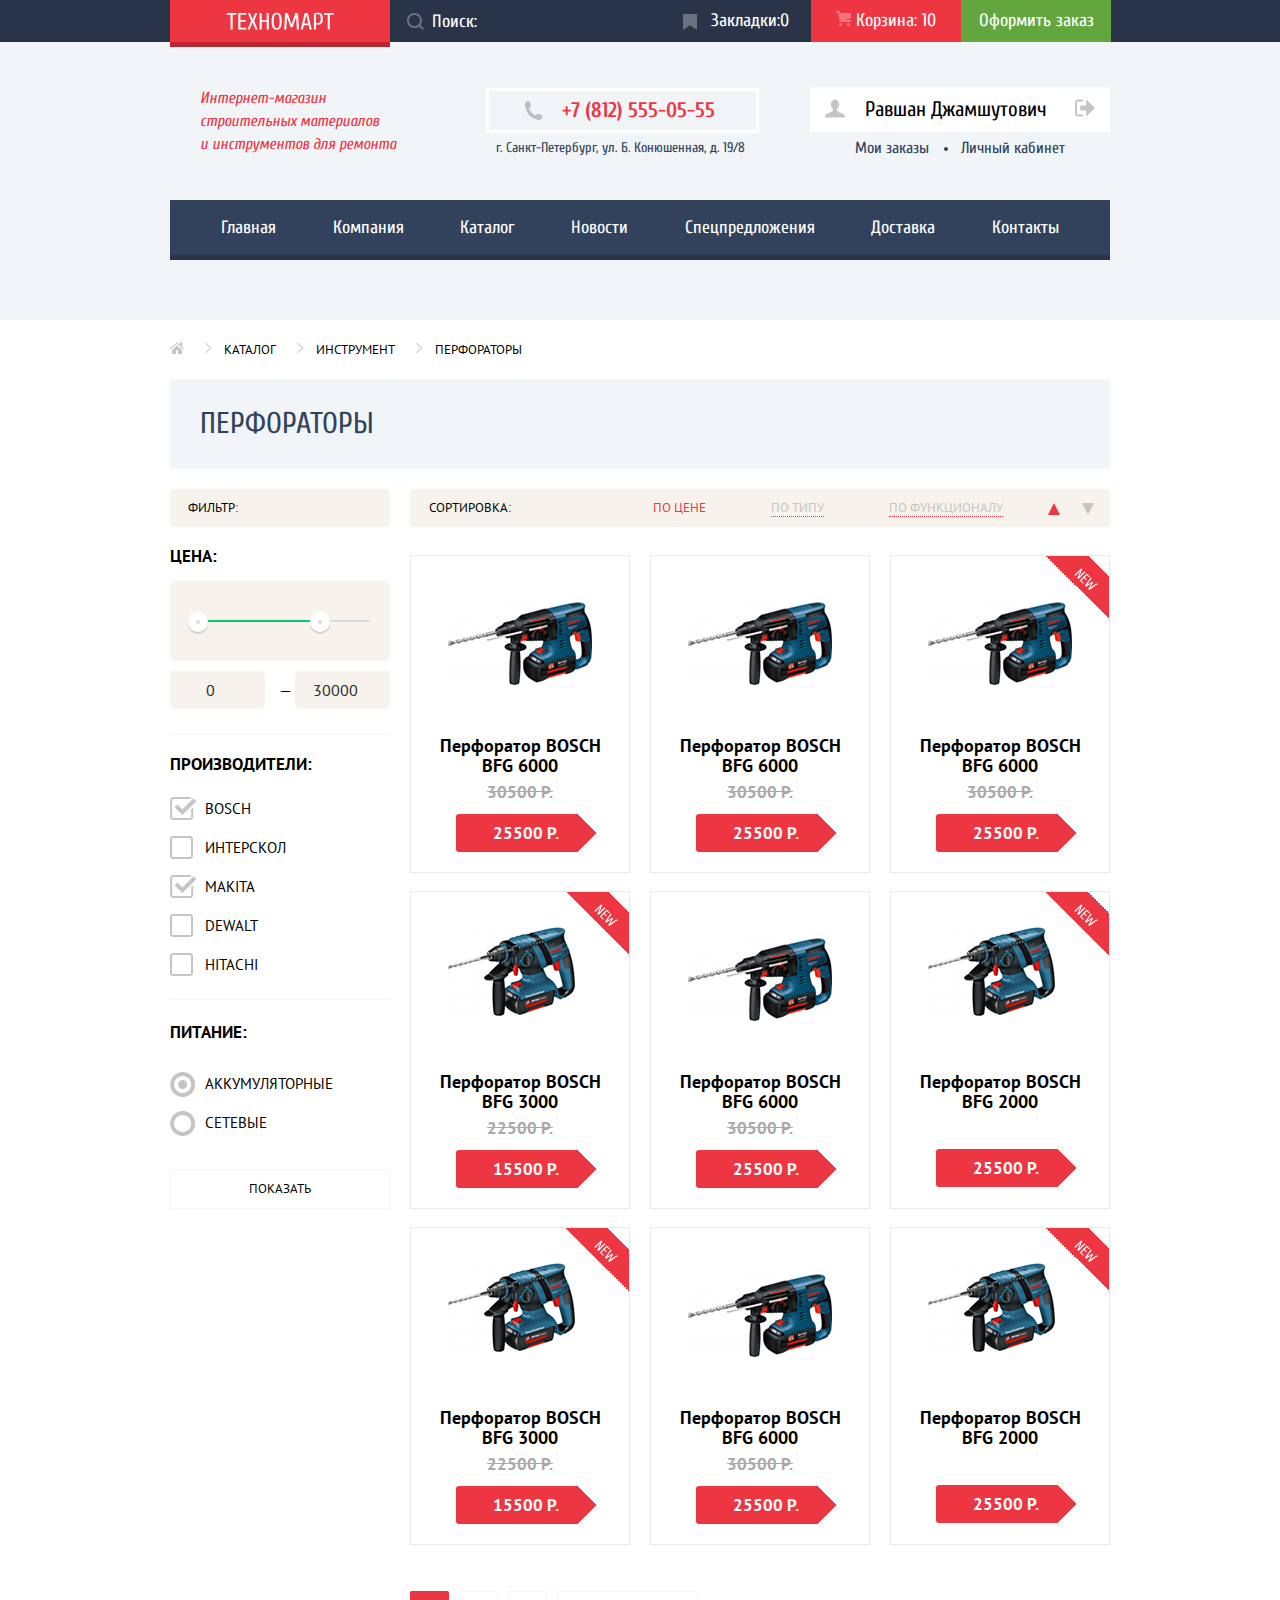
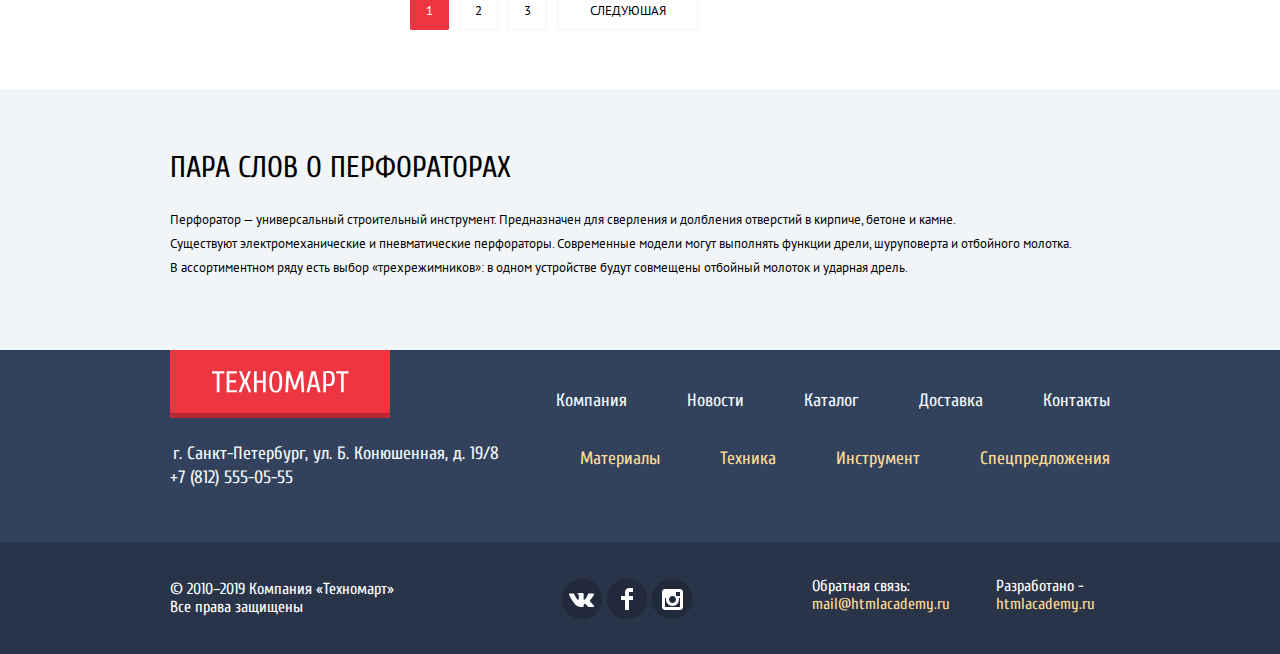
<file: catalog.html>
<!DOCTYPE html><html class="page" lang="ru">

<head>
  <title>Каталог Техномарт</title>
  <meta charset="utf-8">
  <meta name="viewport" content="width=device-width, initial-scale=1">
  <link href="https://fonts.googleapis.com/css2?family=PT+Sans:wght@400;700&display=swap" rel="stylesheet">
  <link href="https://fonts.googleapis.com/css2?family=Cuprum:ital,wght@0,400;0,700;1,400;1,700&display=swap" rel="stylesheet">
  <link rel="stylesheet" href="css/normalize.css">
  <link rel="stylesheet" href="css/style.min.css">
</head>

<body class="page-body">
  <header class="main-header">
    <div class="main-header-bar">
      <div class="main-header-wrapper container">
        <a class="main-header-logo logo-link" href="index.html">
          <img src="img/logo.svg" width="108" height="18" alt="логотип Техномарта">
        </a>
        <form class="main-header-form" action="#" method="POST">
          <label class="visually-hidden" for="header-src">Поле поиска</label>
          <input class="main-header-src" id="header-src" type="search" placeholder="Поиск:">
        </form>
        <button type="button" class="bookmark-button  header-button">
          <svg width="14" height="16" viewBox="0 0 14 16" fill="none" opacity="0.3" xmlns="http://www.w3.org/2000/svg">
            <path d="M14 15C14 15.55 13.632 15.741 13.182 15.426L7.819 11.661C7.369 11.346 6.632 11.346 6.182 11.661L0.818 15.426C0.368 15.741 0 15.55 0 15V1C0 0.45 0.45 0 1 0H13C13.55 0 14 0.45 14 1V15Z" fill="white" />
          </svg>
          Закладки:0
        </button>
        <button type="button" class="cart-button cart-button-filled header-button">
          <svg width="15" height="15" viewBox="0 0 15 15" fill="none" opacity="0.3" xmlns="http://www.w3.org/2000/svg">
            <path d="M4.5 15C5.32843 15 6 14.3284 6 13.5C6 12.6716 5.32843 12 4.5 12C3.67157 12 3 12.6716 3 13.5C3 14.3284 3.67157 15 4.5 15Z" fill="white" />
            <path d="M12.5 15C13.3284 15 14 14.3284 14 13.5C14 12.6716 13.3284 12 12.5 12C11.6716 12 11 12.6716 11 13.5C11 14.3284 11.6716 15 12.5 15Z" fill="white" />
            <path d="M15 2H4.07L3.648 0H0V2H2.031L4.016 11H15V9H9.441L15 6.951V2Z" fill="white" />
          </svg>
          Корзина: 10
        </button>
        <button type="button" class="order header-button">Оформить заказ</button>
      </div>
    </div>
    <div class="container">
      <div class="main-header-inner-wrapper">
        <p class="header-description">
          Интернет-магазин<br> строительных материалов<br> и инструментов для ремонта
        </p>
        <div class="main-header-contacts-wrapper catalog-contacts-wrapper">
          <a class="main-header-phone" href="tel:+78125550555">+7&nbsp;(812)&nbsp;555-05-55</a>
          <p class="main-header-adress">г. Санкт-Петербург, ул. Б. Конюшенная, д. 19/8</p>
        </div>
        <div class="account-container">
          <div class="account-wrapper">
            <a href="blank.html" class="user-account-link">
              <svg width="20" height="19" viewBox="0 0 20 19" xmlns="http://www.w3.org/2000/svg">
                <path
                 d="M17.881 14.666C15.737 13.931 13.625 13 12.674 12.276C12.017 11.775 11.904 10.658 12.157 9.861C13.275 8.958 14.021 7.384 14.021 5.583C14.021 2.776 12.221 0.5 10 0.5C7.77902 0.5 5.97901 2.776 5.97901 5.583C5.97901 7.384 6.72501 8.957 7.84201 9.86C8.09501 10.658 7.98302 11.775 7.32502 12.276C6.37502 13 4.26201 13.93 2.11801 14.666C-0.0259852 15.402 1.48343e-05 18.5 1.48343e-05 18.5H20C20 18.5 20.025 15.401 17.881 14.666Z"
                 fill="#C5C5C5" />
              </svg>
              <p class="user-name">Равшан Джамшутович</p>
            </a>
            <a href="blank.html" class="account-exit-link" aria-label="Выход из аккаунта">
              <svg width="20" height="18" viewBox="0 0 20 18" fill="none" xmlns="http://www.w3.org/2000/svg">
                <path d="M20 9L11.125 0.5V6.5H5.125V11.5H11.125V17.5L20 9Z" fill="#C5C5C5" />
                <path
                 d="M2.10601 14.452V3.548C2.12401 3.172 2.27701 2.491 3.11601 2.491H8.14301V0.5H3.11601C0.938006 0.5 0.112006 2.31 0.0870056 3.527V14.473C0.112006 15.689 0.938006 17.5 3.11601 17.5H8.14301V15.51H3.11601C2.27701 15.51 2.12401 14.827 2.10601 14.452Z"
                 fill="#C5C5C5" />
              </svg>
            </a>
          </div>
          <ul class="account-navigation-list">
            <li class="account-navigation-item"><a href="blank.html" class="account-link account-orders-link">Мои заказы</a></li>
            <li class="account-navigation-item"><a href="blank.html" class="account-link personal-account-link">Личный кабинет</a></li>
          </ul>
        </div>
      </div>
      <nav class="main-navigation">
        <ul class="site-navigation">
          <li class="site-navigation-item"><a class="site-navigation-link" href="index.html">Главная</a></li>
          <li class="site-navigation-item"><a class="site-navigation-link" href="blank.html">Компания</a></li>
          <li class="site-navigation-item"><a class="site-navigation-link">Каталог</a></li>
          <li class="site-navigation-item"><a class="site-navigation-link" href="blank.html">Новости</a></li>
          <li class="site-navigation-item"><a class="site-navigation-link" href="blank.html">Спецпредложения</a></li>
          <li class="site-navigation-item"><a class="site-navigation-link" href="blank.html">Доставка</a></li>
          <li class="site-navigation-item"><a class="site-navigation-link" href="blank.html">Контакты</a></li>
        </ul>
      </nav>
    </div>
  </header>

  <main class="page-catalog">
    <div class="container">
      <ul class="breadcrubms-list">
        <li class="breadcrubms-item">
          <a class="breadcrubms-link" href="index.html" aria-label="Главная страница">
            <svg width="14" height="12" viewBox="0 0 14 12" fill="none" xmlns="http://www.w3.org/2000/svg">
              <path d="M2 7.99999V12H6V7.99999H8V12H12V7.99999L7 3.51599L2 7.99999Z" fill="#C1C6CE" />
              <path
               d="M13.831 6.365L12 4.751V0H9.99998V2.987L7.33198 0.635C7.31198 0.618 7.28898 0.612 7.26798 0.598C7.24294 0.579705 7.21614 0.56396 7.18798 0.551C7.15708 0.540195 7.12529 0.532163 7.09298 0.527C7.06198 0.521 7.03198 0.515 6.99998 0.515C6.96898 0.515 6.93898 0.521 6.90798 0.527C6.87551 0.531919 6.84366 0.5403 6.81298 0.552C6.78498 0.563 6.75998 0.581 6.73298 0.598C6.71198 0.612 6.68798 0.618 6.66898 0.635L0.170976 6.365C0.0162401 6.50291 -0.0375953 6.72187 0.0355474 6.9158C0.10869 7.10974 0.293707 7.23862 0.500976 7.24C0.622907 7.24035 0.740711 7.19586 0.831976 7.115L6.99998 1.677L13.169 7.115C13.3778 7.27913 13.6784 7.25178 13.8542 7.05265C14.0299 6.85352 14.0198 6.55183 13.831 6.365Z"
               fill="#C1C6CE" />
            </svg>
          </a>
        </li>
        <li class="breadcrubms-item">
          <a class="breadcrubms-link">Каталог</a>
        </li>
        <li class="breadcrubms-item">
          <a class="breadcrubms-link" href="blank.html">Инструмент</a>
        </li>
        <li class="breadcrubms-item">
          <a class="breadcrubms-link">Перфораторы</a>
        </li>
      </ul>
      <h1 class="main-title">Перфораторы</h1>
      <div class="catalog-grid-wrapper">
        <section class="product-filter">
          <h2 class="product-filter-title">Фильтр:</h2>
          <form class="product-filter-form" action="https://echo.htmlacademy.ru/" method="POST">
            <fieldset class="filter-item">
              <legend>Цена:</legend>
              <div class="range-filter">
                <div class="range-controls">
                  <div class="scale">
                    <div class="bar"></div>
                  </div>
                  <div class="toggle toggle-min" tabindex="0"></div>
                  <div class="toggle toggle-max" tabindex="0"></div>
                </div>
                <div class="price-controls">
                  <label class="min-price">
                    <input type="number" name="min-price" value="0">
                  </label>
                  <label class="max-price">
                    — <input type="number" name="max-price" value="30000">
                  </label>
                </div>
              </div>
            </fieldset>
            <fieldset class="filter-item">
              <legend>Производители:</legend>
              <div class="filter-checkbox">
                <ul class="filter-checkbox-list">
                  <li class="checkbox-item">
                    <label for="filter-bosch">Bosch
                      <input class="checkbox-input" id="filter-bosch" type="checkbox" name="Bosch" checked>
                      <span class="check-box"></span>
                    </label>
                  </li>
                  <li class="checkbox-item">
                    <label for="filter-interskol">Интерскол
                      <input class="checkbox-input" id="filter-interskol" type="checkbox" name="interskol">
                      <span class="check-box"></span>
                    </label>
                  </li>
                  <li class="checkbox-item">
                    <label for="filter-makita">Makita
                      <input class="checkbox-input" id="filter-makita" type="checkbox" name="Makita" checked>
                      <span class="check-box"></span>
                    </label>
                  </li>
                  <li class="checkbox-item">
                    <label for="filter-dewalt">Dewalt
                      <input class="checkbox-input" id="filter-dewalt" type="checkbox" name="Dewalt">
                      <span class="check-box"></span>
                    </label>
                  </li>
                  <li class="checkbox-item">
                    <label for="filter-hitachi">Hitachi
                      <input class="checkbox-input" id="filter-hitachi" type="checkbox" name="Hitachi">
                      <span class="check-box"></span>
                    </label>
                  </li>
                </ul>
              </div>
            </fieldset>
            <fieldset class="filter-item power-type">
              <legend>Питание:</legend>
              <div class="filter-radio">
                <ul class="filter-radio-list">
                  <li class="radio-item">
                    <label for="power-type-accumulator">Аккумуляторные
                      <input class="radio-input" id="power-type-accumulator" type="radio" name="power-type" value="Аккумуляторные" checked>
                      <span class="radio-button"></span>
                    </label>
                  </li>
                  <li class="radio-item">
                    <label for="power-type-wired">Сетевые
                      <input class="radio-input" id="power-type-wired" type="radio" name="power-type" value="Сетевые">
                      <span class="radio-button"></span>
                    </label>
                  </li>
                </ul>
              </div>
            </fieldset>
            <input class="submit-button" type="submit" value="Показать">
          </form>
        </section>

        <section class="product-showcase">
          <h2 class="visually-hidden">Витрина товаров</h2>
          <div class="product-sorting">
            <h3 class="product-sorting-title">Сортировка:</h3>
            <ul class="product-sorting-list">
              <li class="product-sorting-item">
                <a class="product-sorting-link sorting-link-current" href="#">По цене</a>
              </li>
              <li class="product-sorting-item">
                <a class="product-sorting-link" href="#">По типу</a>
              </li>
              <li class="product-sorting-item">
                <a class="product-sorting-link" href="#">По функционалу</a>
              </li>
            </ul>
            <ul class="product-sorting-arrow-list">
              <li class="product-sorting-arrow-item">
                <a class="product-sorting-link" href="#" aria-label="Сортировка по возрастанию ">
                  <div class="product-sorting-icon sorting-icon-curent icon-up"></div>
                </a>
              </li>
              <li class="product-sorting-arrow-item">
                <a class="product-sorting-link" href="#" aria-label="Сортировка по убыванию">
                  <div class="product-sorting-icon icon-down"></div>
                </a>
              </li>
            </ul>
          </div>
          <ul class="products-list">
            <li class="products-item">
              <div class="products-image-wrapper">
                <img class="products-image" src="img/bfg6000.png" alt="BOSCH BFG6000" width="144" height="128">
              </div>
              <div class="products-container">
                <button class="products-hidden-button products-button-buy" type="button">Купить</button>
                <button class="products-hidden-button products-button-list" type="button">В закладки</button>
              </div>
              <h3>Перфоратор BOSCH BFG&nbsp;6000</h3>
              <p><s>30500 Р.</s></p>
              <button type="button" class="products-button"> 25500 P.</button>
            </li>
            <li class="products-item">
              <div class="products-image-wrapper">
                <img class="products-image" src="img/bfg6000.png" alt="BOSCH BFG6000" width="144" height="128">
              </div>
              <div class="products-container">
                <button class="products-hidden-button products-button-buy" type="button">Купить</button>
                <button class="products-hidden-button products-button-list" type="button">В закладки</button>
              </div>
              <h3>Перфоратор BOSCH BFG&nbsp;6000</h3>
              <p><s>30500 Р.</s></p>
              <button type="button" class="products-button"> 25500 P.</button>
            </li>
            <li class="products-item mark-new">
              <div class="products-image-wrapper">
                <img class="products-image" src="img/bfg6000.png" alt="BOSCH BFG6000" width="144" height="128">
              </div>
              <div class="products-container">
                <button class="products-hidden-button products-button-buy" type="button">Купить</button>
                <button class="products-hidden-button products-button-list" type="button">В закладки</button>
              </div>
              <h3>Перфоратор BOSCH BFG&nbsp;6000</h3>
              <p><s>30500 Р.</s></p>
              <button type="button" class="products-button"> 25500 P.</button>
            </li>
            <li class="products-item mark-new">
              <div class="products-image-wrapper">
                <img class="products-image" src="img/bfg2000.png" alt="BOSCH BFG3000" width="127" height="112">
              </div>
              <div class="products-container">
                <button class="products-hidden-button products-button-buy" type="button">Купить</button>
                <button class="products-hidden-button products-button-list" type="button">В закладки</button>
              </div>
              <h3>Перфоратор BOSCH BFG&nbsp;3000</h3>
              <p><s>22500 Р.</s></p>
              <button type="button" class="products-button"> 15500 P.</button>
            </li>
            <li class="products-item">
              <div class="products-image-wrapper">
                <img class="products-image" src="img/bfg6000.png" alt="BOSCH BFG6000" width="144" height="128">
              </div>
              <div class="products-container">
                <button class="products-hidden-button products-button-buy" type="button">Купить</button>
                <button class="products-hidden-button products-button-list" type="button">В закладки</button>
              </div>
              <h3>Перфоратор BOSCH BFG&nbsp;6000</h3>
              <p><s>30500 Р.</s></p>
              <button type="button" class="products-button"> 25500 P.</button>
            </li>
            <li class="products-item mark-new">
              <div class="products-image-wrapper">
                <img class="products-image" src="img/bfg2000.png" alt="BOSCH BFG2000" width="127" height="112">
              </div>
              <div class="products-container">
                <button class="products-hidden-button products-button-buy" type="button">Купить</button>
                <button class="products-hidden-button products-button-list" type="button">В закладки</button>
              </div>
              <h3>Перфоратор BOSCH BFG&nbsp;2000</h3>
              <button type="button" class="products-button"> 25500 P.</button>
            </li>
            <li class="products-item mark-new">
              <div class="products-image-wrapper">
                <img class="products-image" src="img/bfg2000.png" alt="BOSCH BFG3000" width="127" height="112">
              </div>
              <div class="products-container">
                <button class="products-hidden-button products-button-buy" type="button">Купить</button>
                <button class="products-hidden-button products-button-list" type="button">В закладки</button>
              </div>
              <h3>Перфоратор BOSCH BFG&nbsp;3000</h3>
              <p><s>22500 Р.</s></p>
              <button type="button" class="products-button"> 15500 P.</button>
            </li>
            <li class="products-item">
              <div class="products-image-wrapper">
                <img class="products-image" src="img/bfg6000.png" alt="BOSCH BFG6000" width="144" height="128">
              </div>
              <div class="products-container">
                <button class="products-hidden-button products-button-buy" type="button">Купить</button>
                <button class="products-hidden-button products-button-list" type="button">В закладки</button>
              </div>
              <h3>Перфоратор BOSCH BFG&nbsp;6000</h3>
              <p><s>30500 Р.</s></p>
              <button type="button" class="products-button"> 25500 P.</button>
            </li>
            <li class="products-item mark-new">
              <div class="products-image-wrapper">
                <img class="products-image" src="img/bfg2000.png" alt="BOSCH BFG2000" width="127" height="112">
              </div>
              <div class="products-container">
                <button class="products-hidden-button products-button-buy" type="button">Купить</button>
                <button class="products-hidden-button products-button-list" type="button">В закладки</button>
              </div>
              <h3>Перфоратор BOSCH BFG&nbsp;2000</h3>
              <button type="button" class="products-button"> 25500 P.</button>
            </li>
          </ul>
          <ul class="pagination-list">
            <li class="pagination-item">
              <a class="pagination-link pagination-link-current">1</a>
            </li>
            <li class="pagination-item">
              <a class="pagination-link" href="#">2</a>
            </li>
            <li class="pagination-item">
              <a class="pagination-link" href="#">3</a>
            </li>
            <li class="pagination-item">
              <a class="pagination-link pagination-link-next" href="#">Следуюшая</a>
            </li>
          </ul>
        </section>
      </div>
    </div>
    <section class="about-product">
      <div class="container">
        <h2 class="about-product-title">Пара слов о перфораторах</h2>
        <p class="about-product-text">
          Перфоратор — универсальный строительный инструмент. Предназначен для сверления и долбления отверстий в кирпиче, бетоне и камне.<br>
          Существуют электромеханические и пневматические перфораторы. Современные модели могут выполнять функции дрели, шуруповерта и отбойного молотка.<br>
          В ассортиментном ряду есть выбор «трехрежимников»: в одном устройстве будут совмещены отбойный молоток и ударная дрель.
        </p>
      </div>
    </section>
  </main>

  <footer class="page-footer">
    <div class="container">
      <div class="footer-grid-wrapper">
        <a class="footer-logo logo-link" href="index.html">
          <img src="img/logo.svg" width="138" height="23" alt="логотип Техномарта">
        </a>
        <ul class="footer-nav-list">
          <li class="footer-nav-item"><a href="blank.html">Компания</a></li>
          <li class="footer-nav-item"><a href="blank.html">Новости</a></li>
          <li class="footer-nav-item"><a href="catalog.html">Каталог</a></li>
          <li class="footer-nav-item"><a href="blank.html">Доставка</a></li>
          <li class="footer-nav-item"><a href="blank.html">Контакты</a></li>
        </ul>
      </div>
      <div class="footer-grid-wrapper">
        <div class="footer-contacts">
          <p>
            г. Санкт-Петербург, ул. Б. Конюшенная, д. 19/8<br>
          </p>
          <a class="footer-phone" href="tel:+78125550555">+7 (812) 555-05-55</a>
        </div>
        <ul class="footer-nav-sub-list footer-nav-list">
          <li class="footer-nav-sub-item"><a href="blank.html">Материалы</a></li>
          <li class="footer-nav-sub-item"><a href="blank.html">Техника</a></li>
          <li class="footer-nav-sub-item"><a href="catalog.html">Инструмент</a></li>
          <li class="footer-nav-sub-item"><a href="blank.html">Спецпредложения</a></li>
        </ul>
      </div>
    </div>
    <div class="footer-bar">
      <div class="container bottom-footer-grid-wrapper">
        <p class="footer-copyright">
          © 2010–2019 Компания «Техномарт»<br>
          Все права защищены
        </p>
        <div class="footer-social">
          <h2 class="visually-hidden">Соцсети</h2>
          <ul class="social-list">
            <li class="social-item">
              <a class="social-link" href="#" aria-label="Страница вконтакте">
                <svg width="26" height="15" viewBox="0 0 26 15" fill="none" xmlns="http://www.w3.org/2000/svg">
                  <path
                   d="M15.5403 11.7281C16.4609 11.4384 17.6396 13.6406 18.8943 14.4834C19.8361 15.1219 20.5573 14.9841 20.5573 14.9841L23.9017 14.9372C23.9017 14.9372 25.6495 14.8322 24.8233 13.4803C24.7549 13.3678 24.3389 12.4781 22.334 10.6472C20.2376 8.73186 20.5217 9.04218 23.0456 5.73093C24.5835 3.71249 25.1988 2.47968 25.0062 1.95468C24.8213 1.44936 23.6918 1.58061 23.6918 1.58061L19.9237 1.60593C19.5568 1.60686 19.2458 1.71749 19.1042 2.08874C19.1013 2.09249 18.5062 3.65061 17.7127 4.9753C16.0362 7.77749 15.367 7.92655 15.0896 7.75124C14.4531 7.3453 14.6139 6.1228 14.6139 5.25374C14.6139 2.5378 15.0299 1.4053 13.7993 1.1128C13.3881 1.0153 13.0876 0.951552 12.039 0.942177C10.6985 0.922489 9.5603 0.942177 8.91511 1.25061C8.4866 1.45968 8.15822 1.91811 8.35756 1.94436C8.60793 1.97718 9.16934 2.09436 9.46978 2.49374C9.85593 3.01124 9.84437 4.17093 9.84437 4.17093C9.84437 4.17093 10.0649 7.36874 9.32437 7.7653C8.81593 8.03718 8.12067 7.48218 6.62519 4.9378C5.86156 3.63655 5.28474 2.19843 5.28474 2.19843C5.28474 2.19843 5.17304 1.93124 4.97082 1.78499C4.73008 1.61155 4.39304 1.55624 4.39304 1.55624L0.816594 1.57874C0.816594 1.57874 0.279261 1.59374 0.0818532 1.82436C-0.0934061 2.02874 0.0674088 2.45061 0.0674088 2.45061C0.0674088 2.45061 2.86867 8.90155 6.04067 12.1509C8.94882 15.1341 12.2537 14.9362 12.2537 14.9362H13.7511C13.7511 14.9362 14.2027 14.8856 14.4339 14.6437C14.6496 14.4187 14.6399 13.9959 14.6399 13.9959C14.6399 13.9959 14.6101 12.0187 15.5403 11.7281Z"
                   fill="white" />
                </svg>
              </a>
            </li>
            <li class="social-item">
              <a class="social-link" href="#" aria-label="Страница в фейсбуке">
                <svg width="12" height="22" viewBox="0 0 12 22" fill="none" xmlns="http://www.w3.org/2000/svg">
                  <path d="M12 4V0H8C5.79086 0 4 1.79086 4 4V8H0V12H4V22H8V12H12V8H8V4H12Z" fill="white" />
                </svg>
              </a>
            </li>
            <li class="social-item">
              <a class="social-link" href="#" aria-label="Страница в инстаграмме" >
                <svg width="21" height="21" viewBox="0 0 21 21" fill="none" xmlns="http://www.w3.org/2000/svg">
                  <path fill-rule="evenodd" clip-rule="evenodd"
                   d="M3 0H18C19.65 0 21 1.35 21 3V18C21 19.65 19.65 21 18 21H3C1.35 21 0 19.65 0 18V3C0 1.35 1.35 0 3 0ZM14 10.5C14 8.57 12.43 7 10.5 7C8.57 7 7 8.57 7 10.5C7 12.43 8.57 14 10.5 14C12.43 14 14 12.43 14 10.5ZM3 18V9H4.181C4.0626 9.49127 4.00186 9.99467 4 10.5C4 14.0899 6.91015 17 10.5 17C14.0899 17 17 14.0899 17 10.5C16.9986 9.99464 16.9379 9.49118 16.819 9H18V18H3ZM14 7H18V3H14V7Z"
                   fill="white" />
                </svg>
              </a>
            </li>
          </ul>
        </div>
        <p class="footer-feedback">
          Обратная связь:<br>
          <a class="footer-feedback-link" href="https://mail@htmlacademy.ru">mail@htmlacademy.ru</a>
        </p>
        <p class="footer-feedback">
          Разработано -<br>
          <a class="footer-feedback-link" href="https://htmlacademy.ru/intensive/htmlcss">htmlacademy.ru</a>
        </p>
      </div>
    </div>
  </footer>
  <!-- Модальное окно корзины!-->
  <section class="modal-cart">
    <h2 class="modal-cart-message">Товар добавлен в корзину!</h2>
    <button type="button" class="modal-button-close" aria-label="Закрыть"></button>
    <div class="modal-button-wrapper">
      <a href="#" class="button modal-button-order">Оформить заказ</a>
      <button type="button" class="button modal-button-continue">Продолжить покупки</button>
    </div>
  </section>
</body>

</html>
</file>
<file: css/style.css>
/*Variables*/
:root {
  --basic-black: #000000;
  --basic-dark: #32425C;
  --basic-extra-dark: #293449;
  --basic-neutral: #F9F5F0;
  --basic-extra-neutral: #F7F3EC;
  --basic-grey: #f1f5f7;
  --basic-border-grey: #EAEAEA;
  --basic-light-grey: #c5c5c5;
  --basic-logo-grey: #3D546F;
  --basic-social-dark: #212A3A;
  --basic-modal-grey: #f4f4f4;
  --basic-modal-text-grey: #a9a9a9;
  --basic-nav-grey: #293449;
  --basic-nav-dark-grey: #1D2739;
  --basic-white: #ffffff;
  --basic-green: #63a63e;
  --basic-greenlight: #5FBB2D;
  --basic-dark-green: #518534;
  --basic-green-shadow: #367315;
  --basic-range-green: #00ca74;
  --basic-range-grey: #ababab;
  --basic-range-dark: #283136;
  --basic-red: #EE3643;
  --basic-range-grey: #d7dcde;
  --basic-range-dark-grey: #cfcfcf;
  --basic-dark-red: #BA2732;
  --basic-dark-button: #161D29;
  --basic-darker-red: #8f1821;
  --basic-red-button-dark: #CA2C37;
  --basic-light-red: #ff5357;
  --basic-extra: #FFDA96;
  --basic-footer-grey: #F3F7F9;
  --basic-blue-shadow: #405069;
  --special-purple: #DC91D8;
  --special-blue: #3BBCE3;
  --special-greenlight: #8ED78F;
  --special-yellow: #ffbf47;
  --special-extra-yellow: #FFC047;
}

/*Global*/
body {
  position: relative;
  min-width: 940px;
  margin: 0 auto;
  padding: 0;
  font-family: "Cuprum", Arial, sans-serif;
  background-color: var(--basic-white);
}

.page a {
  text-decoration: none;
}

img {
  max-width: 100%;
  height: auto;
}

.container {
  width: 940px;
  margin: 0 auto;
}

.visually-hidden {
  position: absolute;
  width: 1px;
  height: 1px;
  margin: -1px;
  padding: 0;
  overflow: hidden;
  border: 0;
  clip: rect(0 0 0 0)
}

.mark-new::after {
  content: "";
  position: absolute;
  top: 0;
  right: 0;
  width: 70px;
  height: 70px;
  background-image:
    url(../img/new-mark.svg),
    linear-gradient(45deg, transparent 55%, var(--basic-red) 55%, var(--basic-red) 85%, transparent 85%);
  background-repeat: no-repeat;
  background-position: 75% 25%;
}

/* Grid */
.page {
  height: 100%;
}

.page-body {

  min-height: 100%;
  display: grid;
  grid-template-rows: auto 1fr auto;
  align-content: start;
}

/*Main header*/
.main-header {
  width: 100%;
  background-color: var(--basic-grey);
  padding-bottom: 60px;
}

.main-header-wrapper {
  display: grid;
  grid-template-columns: 220px 271px auto auto auto;
  grid-template-rows: 42px;
  margin-bottom: 45px;
}

.logo-link {
  display: flex;
  background-color: var(--basic-red);
  width: 220px;
  box-shadow: 0px 5px 0px var(--basic-dark-red);
  vertical-align: middle;
  align-content: center;
}

.logo-link:active {
  background-color: var(--basic-dark-red);
  box-shadow: 0px 5px 0px var(--basic-darker-red);
}

.logo-link img {
  margin: 0 auto;
}

.main-header-bar {
  font-size: 18px;
  background-color: var(--basic-extra-dark);
}

.main-header-inner-wrapper {
  display: flex;
  justify-content: space-between;
  margin-bottom: 40px;
}

.main-header-contacts-wrapper {
  text-align: center;
}

.main-header-phone {
  display: block;
  position: relative;
  padding: 4px 41px 5px 73px;
  text-align: center;
  font-size: 21px;
  font-weight: bold;
  line-height: 30px;
  color: var(--basic-red);
  border: 3px solid var(--basic-white);
  margin: 1px 0px 0px 25px;
  box-sizing: border-box;
}

.main-header-phone::before {
  position: absolute;
  content: "";
  background-image: url(../img/icon-phone.svg);
  background-repeat: no-repeat;
  width: 19px;
  height: 19px;
  left: 35px;
  top: 10px;
}

.main-header-adress {
  margin: 0;
  margin-top: 3px;
  margin-left: 22px;
  font-size: 14px;
  line-height: 24px;
  color: var(--basic-dark);
}

.header-description {
  padding-left: 30px;
  margin: 0px;
  color: var(--basic-red);
  font-family: "Cuprum", Arial, sans-serif;
  font-style: italic;
  font-size: 16px;
  line-height: 23px;
}

/*Поле поиска*/


.main-header-src {
  background-color: var(--basic-extra-dark);
  color: var(--basic-white);
  outline: none;
  border: none;
  width: 100%;
  height: 100%;
  padding-left: 42px;
  background: url(../img/icon-search.svg) no-repeat 17px 50%;
}

.main-header-src::placeholder {
  color: var(--basic-white);
}

.main-header-src:hover {
  background: url(../img/icon-search-white.svg) no-repeat 17px 50%;
}

.main-header-src:focus {
  background: url(../img/icon-search-red.svg) no-repeat 17px 50%;
}

.main-header-src:focus::placeholder,
.main-header-src:focus {
  background-color: var(--basic-white);
  color: var(--basic-black);
}

/*Header buttons*/
.header-button {
  padding: 9px 0;
  width: 150px;
  font: inherit;
  line-height: 24px;
  color: var(--basic-white);
  background-color: inherit;
  border: none;
}

.header-button:active {
  color: var(--basic-white);
  opacity: 0.3;
  background-color: var(--basic-dark-button);
}

.header-button:hover svg {
  opacity: 1;
}

.cart-button-filled {
  background-color: var(--basic-red);
}

.bookmark-button svg {
  vertical-align: middle;
  margin-right: 9px;
}

.order {
  background-color: var(--basic-green);
}

.order:hover {
  background-color: var(--basic-greenlight);
}

.main-header-user-wrapper {
  display: grid;
  grid-template-columns: auto auto;
  grid-auto-rows: min-content;
  grid-column-gap: 10px;
}

.user-link {
  padding: 12px 0;
  text-align: center;
  font-size: 21px;
  line-height: 21px;
  color: var(--basic-black);
  background-color: var(--basic-white);
}

.user-link:hover {
  color: var(--basic-red);
}

.user-link:active {
  color: var(--basic-light-grey);
}

.login-link {
  width: 121px;
}

.login-link:hover path {
  fill: var(--basic-logo-grey);
}

.login-link:active path {
  fill: var(--basic-light-grey);
}

.login-link-logo {
  vertical-align: top;
}

.registration-link {
  width: 150px;
}

/*Main navigation*/
.main-navigation {
  font-size: 18px;
  line-height: 24px;
  color: var(--basic-white);
  background-color: var(--basic-grey);
}

.site-navigation {
  margin: 0;
  padding: 0px 23px 0px 23px;
  list-style: none;
  display: flex;
  justify-content: space-around;
  background-color: var(--basic-dark);
  box-shadow: inset 0px -5px 0px var(--basic-extra-dark);
}

.site-navigation-link {
  padding: 16px 27px 20px 27px;
  text-align: center;
  display: block;
  color: var(--basic-white);
}

.site-navigation-link:hover {
  background-color: var(--basic-nav-grey);
}

.site-navigation-link:active {
  background-color: var(--basic-nav-dark-grey);
  color: rgba(255, 255, 255, 0.5);
}

/*main index*/
.offers {
  display: grid;
  grid-template-rows: 123px 123px 123px;
  grid-gap: 20px;
  grid-template-columns: 300px 300px 300px;
  margin-bottom: 59px;
  margin-top: 59px;
}

.offers-list {
  list-style: none;
  padding: 0px;
  margin: 0px;
}

.offers-list-grid-wrapper {
  display: grid;
  grid-template-columns: 300px 300px 300px;
  grid-gap: 20px;
}

.offers-list-sub-grid-wrapper {
  display: grid;
  grid-gap: 20px;
  grid-row-start: 2;
  grid-column: 3 / 4;
}

.offers-item h3 {
  font-family: "Cuprum", Arial, sans-serif;
  font-size: 24px;
  line-height: 30px;
  margin: 0px;
}

.offers-item {
  position: relative;
  font-size: 24px;
  line-height: 30px;
  font-weight: 700;
  color: var(--basic-white);
  padding-top: 20px;
  padding-left: 23px;
  padding-bottom: 21px;
  padding-right: 31px;
}

.offers-item-yellow {
  background-color: var(--special-yellow);
  background-image: url(../img/materials-icon.svg);
  background-repeat: no-repeat;
  background-position: 85% 50%;
}

.offers-item-blue {
  background-color: var(--special-blue);
  background-image: url(../img/instruments-icon.svg);
  background-repeat: no-repeat;
  background-position: 85% 50%;
}

.offers-item-purple {
  background-color: var(--special-purple);
  background-image: url(../img/technics-icon.svg);
  background-repeat: no-repeat;
  background-position: 85% 50%;
}

.offers-item-green {
  background-color: var(--special-greenlight);
  background-image: url(../img/cart-icon.svg);
  background-repeat: no-repeat;
  background-position: 85% 50%;
}

.offers-item-scnd-yellow {
  background-color: var(--special-extra-yellow);
  background-image: url(../img/delivery-icon.svg);
  background-repeat: no-repeat;
  background-position: 85% 50%;
}

.offers-link {
  width: 135px;
  display: block;
  margin-top: 14px;
  padding: 10px 0;
  font-size: 14px;
  line-height: 18px;
  text-transform: uppercase;
  text-align: center;
  background-color: rgba(255, 255, 255, 0.3);
  color: var(--basic-white);
}

.offers-link:hover {
  background-color: rgba(197, 197, 197, 0.3);
}

.offers-link:active {
  background-color: rgba(169, 169, 169, 0.3);
}

/*Slider*/
.slider {
  display: grid;
  grid-column: 1 / 3;
  grid-row: 2 / -1;
  width: 620px;
  position: relative;
}

.slider-list {
  margin: 0;
  padding: 0;
  list-style: none;
}

.slider-item {
  position: relative;
}

.slide {
  display: none;
}

.slide-current {
  display: block;
}

.slide-title {
  margin: 0 auto;
  position: absolute;
  top: 23px;
  left: 24px;
  font-size: 36px;
  font-weight: bold;
  line-height: 36px;
  text-transform: uppercase;
  color: var(--basic-white);
}

.slide-text {
  margin: 0 auto;
  position: absolute;
  top: 64px;
  left: 25px;
  font-size: 18px;
  line-height: 24px;
  color: var(--basic-white);
}

.slide-link {
  position: absolute;
  left: 24px;
  bottom: 31px;
  padding-left: 46px;
  padding-right: 46px;
}

.slide-button {
  position: absolute;
  top: 46%;
  width: 22px;
  height: 40px;
  border: none;
  background-color: transparent;
  background-image: url("../img/slider-icon-left.svg");
  background-repeat: no-repeat;
}

.slide-button-previous {
  left: 24px;
}

.slide-button-next {
  transform: rotate(180deg);
  right: 20px;
}

.slider-radio-list {
  position: absolute;
  left: 47%;
  bottom: 36px;
  padding: 0;
  margin: 0 -5px;
  list-style: none;
  display: flex;
}

.slider-radio-item {
  margin: 0px 5px;
}

.slide-radio {
  padding: 0;
  width: 10px;
  height: 10px;
  border-radius: 50%;
  border: 2px solid var(--basic-white);
  background-color: var(--basic-white);
}

.slide-radio-current {
  padding-bottom: -10px;
  width: 10px;
  height: 10px;
  background-color: var(--basic-red);
  border: 2px solid var(--basic-white);
}

/*button*/
.button {
  display: block;
  padding-top: 11px;
  padding-bottom: 9px;
  font-size: 14px;
  line-height: 18px;
  text-transform: uppercase;
  text-align: center;
  color: var(--basic-white);
  background-color: var(--basic-red);
  border: none;
}

.button:hover {
  background-color: var(--basic-red-button-dark);
}

.button:active {
  background-color: var(--basic-dark-red);
}

.title-bar {
  display: flex;
  background-color: var(--basic-neutral);
  align-items: center;
  align-content: center;
  justify-content: space-between;
  padding: 25px 14px 26px 30px;
}

.title-bar h2 {
  margin: 0;
  align-self: center;
  font-weight: normal;
  font-size: 30px;
  line-height: 30px;
  color: var(--basic-dark);
  text-transform: uppercase;
}

.title-link {
  min-width: 192px;
}

/*Карточка продукта*/
.popular-products-list {
  list-style: none;
  margin-top: 20px;
  margin-bottom: 70px;
  padding: 0px;
  display: grid;
  grid-gap: 20px;
  grid-template-columns: 220px 220px 220px 220px;
}

.products-list {
  list-style: none;
}

.products-image-wrapper {
  position: relative;
  height: 57%;
}

.products-image-wrapper img {
  position: absolute;
  top: 14%;
  left: 17%;
}

.products-item {
  position: relative;
  font-family: "PT Sans", Arial, sans-serif;
  border: 1px solid var(--basic-border-grey);
  text-align: center;
  padding-bottom: 21px;
}

.products-item h3 {
  margin: 0px;
  margin-top: 12px;
  margin-bottom: 7px;
  font-size: 18px;
  line-height: 20px;
  font-weight: bold;
}

.products-item p {
  margin: 0;
  margin-top: 7px;
  margin-bottom: 13px;
  font-size: 17px;
  line-height: 18px;
  font-weight: bold;
  color: var(--basic-modal-text-grey);
}

h3+.products-button {
  margin-top: 30px
}

.products-button {
  margin-left: 12px;
  padding: 10px 0px;
  font-size: 17px;
  line-height: 18px;
  font-weight: bold;
  min-width: 141px;
  color: var(--basic-white);
  outline: none;
  border: none;
  border-radius: 3px;
  background-color: var(--basic-red);
  background-image:
    linear-gradient(45deg, transparent 11%, transparent 89%, white 89%),
    linear-gradient(135deg, transparent 11%, transparent 89%, white 89%);
}

.products-item:hover {
  box-shadow: 0 4px 4px rgba(0, 0, 0, 0.25);
}

/*products button*/
.products-hidden-button {
  font-family: "Cuprum", Arial, sans-serif;
  text-transform: uppercase;
  font-size: 14px;
  line-height: 18px;
  text-align: center;
  border: none;
  outline: none;
  width: 135px;
  padding: 10px 0;
  border-radius: 2px;
}

.products-button-buy {
  position: relative;
  color: var(--basic-white);
  background-color: var(--basic-green);
  box-shadow: inset 0px -3px var(--basic-green-shadow);
  margin-bottom: 10px;
}

.products-button-buy::before {
  position: absolute;
  left: 25px;
  content: url(../img/icon-cart.svg);
}

.products-button-buy:hover {
  background-color: var(--basic-greenlight);
}

.products-button-buy:active {
  background-color: var(--basic-dark-green);
}

.products-button-list {
  padding: 7px 0;
  background-color: var(--basic-white);
  border: 3px solid var(--basic-green);
  color: var(--basic-dark);
}

.products-button-list:hover {
  border: 3px solid var(--basic-dark);
}

.products-button-list:active {
  border: 3px solid var(--basic-dark);
  opacity: 0.5;
}

.products-container {
  position: absolute;
  top: 10px;
  background-color: var(--basic-white);
  display: none;
  padding: 20px 0;
  padding-top: 40px;
}

.products-item:hover .products-container {
  display: block;
}

/*Карточки производителей*/
.popular-manufacturers-title-bar {
  padding-right: 19px;
}

.manufacturers-list {
  padding: 0px;
  margin-top: 20px;
  margin-bottom: 70px;
  display: grid;
  grid-template-columns: 220px 220px 220px 220px;
  grid-template-rows: 145px;
  grid-gap: 20px;
  list-style: none;
}

.manufacturers-item-link {
  display: flex;
  align-items: center;
  height: 143px;
  justify-content: center;
  border: 1px solid var(--basic-border-grey);
}

.manufacturers-item-link:hover,
.manufacturers-item-link:active {
  box-shadow: 0 4px 4px rgba(0, 0, 0, 0.25);
}

.manufacturers-item-link:active {
  opacity: 0.5;
}

/*Сервисы*/
.services {
  background-color: var(--basic-grey);
  padding-bottom: 105px;
}

.services-title {
  margin: 0;
  padding-top: 64px;
  padding-bottom: 25px;
  font-family: inherit;
  font-size: 30px;
  font-weight: normal;
  line-height: 30px;
  text-transform: uppercase;
  color: var(--basic-black);
}

.services-text {
  margin: 0;
  font-family: "PT Sans", Arial, sans-serif;
  font-size: 13px;
  line-height: 24px;
  color: var(--basic-black);
}

.services-slide-title {
  margin: 0;
  margin-bottom: 30px;
  font-family: inherit;
  font-size: 30px;
  line-height: 30px;
  font-weight: normal;
  text-transform: uppercase;
  color: var(--basic-dark);
}

.services-slide-description {
  margin: 0;
  font-family: "PT Sans", Arial, sans-serif;
  font-size: 13px;
  line-height: 24px;
  color: var(--basic-black);
}

.services-grid-inner {
  display: grid;
  grid-template-columns: 240px auto;
  grid-template-rows: auto;
  grid-gap: 80px;
  margin-top: 70px;
}

.services-list {
  position: relative;
  vertical-align: top;
  margin: 0;
  padding: 0;
  list-style: none;
}

.services-slide-delivery,
.services-slide-garanty,
.services-slide-credit {
  position: relative;
}

.services-slide-hidden {
  display: none;
}



.services-slide-delivery::after {
  position: absolute;
  content: url(../img/services-car.png);
  top: 19px;
  right: 0px;
}

.services-slide-garanty::after {
  position: absolute;
  content: url(../img/garanty-icon.png);
  top: 0px;
  right: 0px;
}

.services-slide-credit::after {
  position: absolute;
  content: url(../img/credit-icon.png);
  top: -8px;
  right: 0px;
}

.services-list::after {
  position: absolute;
  top: -45px;
  right: 0px;
  content: url(../img/shadow-slider.png);
}

.services-button {
  padding-left: 22px;
  text-align: left;
  font-family: inherit;
  font-size: 21px;
  line-height: 30px;
  font-weight: bold;
  width: 240px;
  height: 60px;
  color: var(--basic-white);
  background-color: var(--basic-dark);
  border: none;
  outline: none;
  box-shadow: 0px 1px 0px var(--basic-extra-dark), inset 0px 1px 0px var(--basic-blue-shadow);
}

.services-button:hover {
  background-color: var(--basic-extra-dark);
}

.services-button:focus {
  background-color: var(--basic-white);
  color: var(--basic-dark);
  box-shadow: 0px 1px 0px var(--basic-white), inset 0px 1px 0px var(--basic-white);
}

.services-button:active {
  background-color: var(--basic-white);
  color: var(--basic-dark);
  box-shadow: 0px 1px 0px var(--basic-white), inset 0px 1px 0px var(--basic-white);
}

.services-slide-link {
  background-color: var(--basic-light-red);
  border-radius: 2px;
  width: 195px;
}

/*О каомпани*/
.about {
  margin-top: 70px;
  margin-bottom: 69px;
  display: grid;
  grid-template-columns: 460px 300px;
  grid-row: auto;
  grid-gap: 180px;
}

.about-title,
.contacts-title {
  margin: 0;
  margin-bottom: 24px;
  font-family: inherit;
  font-size: 30px;
  line-height: 30px;
  font-weight: normal;
  text-transform: uppercase;
  color: var(--basic-black);
}

.about-text,
.about-subtext,
.contacts-text {
  margin: 0;
  font-family: "PT Sans", Arial, sans-serif;
  font-size: 13px;
  line-height: 24px;
  color: var(--basic-black);
}

.about-text {
  margin-bottom: 27px;
}

.about-list {
  margin: 0px;
  padding: 0px;
  list-style: none;
}

.about-link {
  margin-top: 10px;
  width: 220px;
}

.about-item {
  position: relative;
  z-index: -1;
  color: var(--basic-black);
  font-family: inherit;
  font-size: 18px;
  padding-left: 37px;
  padding-bottom: 12px;
  margin-top: 4px;
}

.contacts-title {
  margin-bottom: 24px;
}

.contacts-text {
  margin-bottom: 32px;
}

.contacts-feedback-button {
  margin-top: 23px;
  width: 100%;
}

.about-item::before {
  position: absolute;
  left: 1px;
  content: "";
  height: 2px;
  width: 25px;
  background-color: var(--basic-red);
  margin-top: 8px;
}

/*Footer*/
.page-footer {
  background-color: var(--basic-dark);
  font-family: inherit;
  font-size: 18px;
  line-height: 24px;
}

.footer-logo {
  margin: 0;
  padding: 20px 0;
}

.footer-contacts,
.footer-phone {
  line-height: 24px;
  color: var(--basic-footer-grey);
}

.footer-contacts p {
  margin-top: 29px;
  margin-bottom: 0;
  margin-left: 3px;
}

.footer-nav-list {
  display: flex;
  margin: 0px;
  text-align: right;
  align-items: flex-end;
  justify-content: flex-end;
  padding: 0;
  list-style: none;
}

.footer-nav-sub-list {
  margin-top: 34px;
  align-items: flex-start;
}

.footer-nav-item {
  padding-left: 60px;
}

.footer-nav-item a {
  color: var(--basic-footer-grey);
}

.footer-nav-item a {
  color: var(--basic-footer-grey);
}

.footer-nav-sub-item {
  padding-left: 60px;
}

.footer-nav-sub-item a {
  color: var(--basic-extra);
}

.footer-nav-item a:hover,
.footer-nav-sub-item a:hover {
  text-decoration: underline;
}

.footer-nav-item a:active,
.footer-nav-sub-item a:active {
  opacity: 0.5;
  text-decoration: none;
}

.footer-bar {
  margin-top: 52px;
  padding: 30px 0 35px 0;
  background-color: var(--basic-extra-dark);
}

.bottom-footer-grid-wrapper {
  display: grid;
  grid-template-columns: 33% 33% auto auto;
}

.footer-copyright {
  color: var(--basic-white);
  font-size: 16px;
  line-height: 18px;
  margin: 0;
  margin-top: 8px;
}

.social-list {
  list-style: none;
  display: flex;
  justify-content: center;
  padding: 0;
  margin: 0;
  margin-top: 7px;
  margin-right: 16px;
}

.social-item {
  background-color: var(--basic-social-dark);
  width: 40px;
  height: 40px;
  border-radius: 50%;
}

.social-item:not(:first-child) {
  margin-left: 5px;
}

.social-link {
  position: relative;
  display: flex;
  align-items: center;
  justify-content: center;
  width: 100%;
  height: 100%;
  border-radius: 50%;
  background-color: var(--basic-social-dark);
}

.social-link:hover,
.social-link:active {
  background-color: var(--basic-red);
}



.footer-feedback {
  margin: 0px auto;
  color: var(--basic-white);
  font-size: 16px;
  line-height: 18px;
  margin-top: 5px;
}

.footer-feedback:nth-of-type(2n) {
  margin-left: 22px;
}

.footer-feedback-link {
  color: var(--basic-extra);
}

.footer-feedback-link:hover {
  text-decoration: underline;
}

.footer-feedback-link:active {
  text-decoration: none;
  color: var(--basic-red);
}

.footer-grid-wrapper {
  display: grid;
  grid-template-columns: auto auto;
  grid-template-rows: min-content;
}

/*Модальные окна*/
/*СТРАНИЦА КАТАЛОГА*/
/*Шапка Каталога*/
.account-container {
  width: 300px;
}

.catalog-contacts-wrapper {
  margin-left: 13px;
}

.account-wrapper {
  display: flex;
  justify-content: space-between;
  padding: 12px 15px;
  background-color: var(--basic-white);
}

.user-name {
  margin: 0;
  margin-left: 20px;
}

.user-account-link {
  display: flex;
  font-family: inherit;
  font-size: 21px;
  line-height: 21px;
  color: var(--basic-black);
}

.user-account-link:hover path {
  fill: var(--basic-logo-grey);
}

.user-account-link:active path,
.user-account-link:active p {
  fill: var(--basic-light-grey);
  color: var(--basic-light-grey);
}

.account-exit-link svg {
  vertical-align: bottom;
}

.account-exit-link:hover path {
  fill: var(--basic-logo-grey);
}

.account-exit-link:active path {
  fill: var(--basic-light-grey);
}

.account-link {
  font-family: inherit;
  font-size: 16px;
  line-height: 18px;
  color: var(--basic-dark);
}

.account-link:hover {
  color: var(--basic-red);
}

.account-link:active {
  color: var(--basic-light-grey)
}

.account-navigation-item:not(:first-child) {
  position: relative;
  padding-left: 32px;
}

.account-navigation-item:not(:first-child)::before {
  content: "";
  position: absolute;
  left: 15px;
  top: 45%;
  background-color: var(--basic-dark);
  width: 4px;
  height: 4px;
  border-radius: 50%;
}

.account-navigation-list {
  margin: 0;
  margin-top: 7px;
  margin-left: 5px;
  display: flex;
  list-style: none;
}

/*main каталога*/
/*breadcrubms*/
.breadcrubms-list {
  display: flex;
  margin: 20px 0;
  padding: 0;
  list-style: none;
}

.breadcrubms-item:not(:first-child) {
  position: relative;
  padding-left: 40px;
}

.breadcrubms-item:not(:first-child)::before {
  content: url("../img/icon-right-small.svg");
  position: absolute;
  left: 20px;
}

.breadcrubms-link {
  font-family: "PT sans", Arial, sans-serif;
  font-size: 13px;
  text-transform: uppercase;
  line-height: 18px;
  color: var(--basic-black);
}

.main-title {
  margin: 0;
  margin-bottom: 20px;
  padding: 30px 0px 30px 30px;
  font-family: inherit;
  font-size: 30px;
  font-weight: normal;
  line-height: 30px;
  color: var(--basic-dark);
  text-transform: uppercase;
  background-color: var(--basic-grey);
}

/*Форма фильтра*/
.product-filter {
  font-family: "PT Sans", Arial, sans-serif;
}

.product-filter-title {
  padding: 10px 0 10px 18px;
  margin: 0;
  margin-bottom: 14px;
}

.product-filter-form {
  font-family: "PT sans", Arial, sans-serif;
}

.filter-item {
  margin: 0;
  padding: 0;
  border: none;
  width: auto;
  margin-top: 14px;
  padding-bottom: 25px;
}

.filter-item:not(:last-of-type) {
  border-bottom: 1px solid var(--basic-grey);
}

.filter-item legend {
  font-size: 17px;
  line-height: 30px;
  text-transform: uppercase;
  font-weight: 700;
  margin-bottom: 10px;
}

.power-type {
  margin-top: 17px;
}

/*Фильтр с диапазоном*/
.range-controls {
  position: relative;
  height: 41px;
  margin-bottom: 10px;
  padding-top: 39px;
  padding-right: 20px;
  padding-left: 20px;
  background-color: var(--basic-extra-neutral);
  border-radius: 5px;
}

.range-controls .scale {
  height: 2px;
  background: var(--basic-range-grey);
}

.range-controls .bar {
  width: 70%;
  height: 2px;
  background: var(--basic-range-green);
}

.range-controls .toggle {
  position: absolute;
  top: 31px;
  left: 0;
  width: 4px;
  height: 4px;
  padding: 0;
  border: 8px solid var(--basic-white);
  background-color: var(--basic-range-grey);
  border-radius: 50%;
  box-shadow: 0 2px 1px 0 var(--basic-range-dark-grey);
  cursor: pointer;
}

.range-controls .toggle-min {
  left: 18px;
}

.range-controls .toggle-max {
  left: 140px;
}

.price-controls {
  display: flex;
  justify-content: space-between;
}

.price-controls label {
  text-transform: uppercase;
  font-size: 16px;
}

.price-controls input {
  width: 95px;
  padding: 10px 0px;
  text-align: center;
  color: var(--basic-range-dark);
  border: none;
  border-radius: 5px;
  background: var(--basic-extra-neutral);
  font-family: inherit;
  font-size: inherit;
}

.product-filter h2 {
  font-family: inherit;
  font-size: 13px;
  line-height: 18px;
  font-weight: normal;
  color: var(--basic-black);
  text-transform: uppercase;
  background-color: var(--basic-extra-neutral);
  border-radius: 2px;
}

/*checkbox*/
.checkbox-item:not(:last-child) {
  margin-bottom: 20px;
}

.checkbox-item label,
.radio-item label {
  font-family: inherit;
  text-transform: uppercase;
  font-size: 15px;
  line-height: 19px;
  color: var(--basic-black);
}

.filter-radio-list,
.filter-checkbox-list {
  list-style: none;
  padding: 0;
  margin: 0;
}

.filter-checkbox-list {
  margin-top: 10px;
}

/*checkbox custom*/
.checkbox-item {
  position: relative;
  padding-left: 35px;
}

.checkbox-input {
  -webkit-appearance: none;
  -moz-appearance: none;
  appearance: none;
}

.check-box {
  position: absolute;
  top: -2px;
  left: 0px;
  width: 27px;
  height: 27px;
  background-image: url(../img/checkbox-off.svg);
  background-repeat: no-repeat;
}

.checkbox-input:checked+.check-box {
  background-image: url(../img/checkbox-on.svg)
}

/*focus*/
.checkbox-input:focus+.check-box {
  background-image: url(../img/checkbox-off-focused.svg);
}

.checkbox-input:focus:checked+.check-box {
  background-image: url(../img/checkbox-on-focused.svg);
}

/*disabled*/
.checkbox-input:disabled+.check-box {
  opacity: 0.3;
}

.checkbox-input:disabled:checked+.check-box {
  opacity: 0.3;
}

.submit-button {
  font-family: inherit;
  text-transform: uppercase;
  font-size: 13px;
  line-height: 18px;
  background-color: var(--basic-white);
  border: 1px solid var(--basic-grey);
  width: 100%;
  padding: 10px 0px;
  margin-top: 12px;
}

/*radio buttons*/
.radio-item {
  position: relative;
  padding-left: 35px;
}

.radio-input {
  -webkit-appearance: none;
  -moz-appearance: none;
  appearance: none;
}

.filter-radio-list {
  margin-top: 17px;
}

.radio-item:not(:last-child) {
  margin-bottom: 20px;
}

.radio-button {
  position: absolute;
  top: -2px;
  left: 0px;
  width: 25px;
  height: 25px;
  background-image: url(../img/radio-off.svg);
  background-repeat: no-repeat;
}

.radio-input:checked+.radio-button {
  background-image: url(../img/radio-on.svg)
}

/*radio focus*/
.radio-input:focus+.radio-button {
  background-image: url(../img/radio-off-focused.svg);
}

.radio-input:focus:checked+.radio-button {
  background-image: url(../img/radio-on-focused.svg);
}

/*Сортировка товаров*/
.product-sorting-icon {
  width: 0;
  height: 0;
  border-left: 6px solid transparent;
  border-right: 6px solid transparent;
  border-bottom: 12px solid var(--basic-light-grey);
}

.icon-down {
  transform: rotate(180deg);
}

.product-sorting {
  display: flex;
  justify-content: flex-end;
  font-family: "PT Sans", Arial, sans-serif;
  text-transform: uppercase;
  font-size: 13px;
  line-height: 18px;
  background-color: var(--basic-extra-neutral);
  border-radius: 1px;
  padding: 10px 16px 10px 19px;
}

.product-sorting-title {
  font-weight: normal;
  margin: 0;
  margin-right: auto;
  font-size: 13px;
}

.product-sorting-list {
  padding: 0;
  display: flex;
  justify-content: space-between;
  margin: 0px;
  list-style: none;
}

.product-sorting-item {
  margin-left: 65px;
}

.product-sorting-arrow-list {
  list-style: none;
  padding: 0;
  margin: 0;
  margin-left: 45px;
}

.product-sorting-arrow-item {
  display: inline-block;
  vertical-align: middle;
}

.product-sorting-arrow-item:not(:first-child) {
  margin-left: 19px;
}

.product-sorting-link {
  color: var(--basic-light-grey);
  border-bottom: 1px dotted var(--basic-red);
}

.product-sorting-link:hover {
  color: var(--basic-black);
  border-bottom: 1px solid var(--basic-red);
}

.product-sorting-icon:hover {
  border-bottom-color: var(--basic-black);
}

.product-sorting-link:active,
.sorting-link-current {
  border-bottom: none;
  color: var(--basic-red);
}

.product-sorting-icon:active,
.sorting-icon-curent {
  border-bottom-color: var(--basic-red);
}

/*Витрина товаров*/
.catalog-grid-wrapper {
  display: grid;
  grid-template-columns: 220px 700px;
  grid-gap: 20px;
}

.products-list {
  padding: 0px;
  display: grid;
  grid-template-columns: 220px 220px 220px;
  grid-template-rows: 318px 318px 318px;
  grid-column-gap: 20px;
  grid-row-gap: 18px;
  margin-top: 28px;
}

/*Пагинация*/
.pagination-list {
  margin-top: 57px;
  display: flex;
  padding: 0px;
  list-style: none;
  font-family: "PT Sans", Arial, sans-serif;
  font-size: 13px;
  line-height: 18px;
  text-transform: uppercase;
}

.pagination-item:not(:first-child) {
  margin-left: 10px;
}

.pagination-link {
  padding: 10px 15px;
  color: var(--basic-black);
  border: 1px solid var(--basic-grey);
  border-radius: 2px;
}

.pagination-link-next {
  padding: 10px 31px 10px 32px;
}

.pagination-link:hover {
  border-color: var(--basic-light-grey)
}

.pagination-link:active {
  border-color: var(--basic-light-red)
}

.pagination-link-current {
  background-color: var(--basic-red);
  color: var(--basic-white);
  border: 1px solid var(--basic-red);
}

.pagination-link-current:hover {
  border: 1px solid var(--basic-red)
}

/*О продуктах*/
.about-product {
  padding-top: 64px;
  padding-bottom: 70px;
  margin-top: 56px;
  background-color: var(--basic-grey);
}

.about-product h2 {
  margin: 0;
  margin-bottom: 25px;
  font-family: inherit;
  font-size: 30px;
  line-height: 30px;
  font-weight: normal;
  text-transform: uppercase;
}

.about-product-text {
  margin: 0;
  font-family: "PT Sans", Arial, sans-serif;
  font-size: 13px;
  line-height: 24px;
}

/*Modal*/

.modal-closed {
  display: none;
}

.modal-container {
  margin: auto;
  width: 460px;
  display: flex;
  flex-wrap: wrap;
  align-items: center;
  justify-content: space-between;
}

.modal-button-wrapper {
  display: flex;
  grid-gap: 10px;
  justify-content: center;
  background-color: var(--basic-modal-grey);
  margin-top: 37px;
  padding: 37px 0;
}

.modal-bg {
  position: absolute;
  background-color: #283136;
  height: 100%;
  width: 100%;
  background-size: contain;
  z-index: 4;
  opacity: 0.4;
}

.modal-write-us {
  position: fixed;
  z-index: 123;
  left: 35%;
  top: 20%;
  text-align: center;
  width: 620px;
  padding-top: 35px;
  box-shadow: 0px 4px 20px 0px rgba(0, 0, 0, 0.15);
  background-color: var(--basic-white);
  border-top: 7px solid var(--basic-red);
  box-sizing: border-box;
}

.modal-button-submit {
  width: 100%;
  border: none;
}

.modal-button-close {
  position: absolute;
  top: 8px;
  right: 11px;
  width: 23px;
  height: 23px;
  background-color: transparent;
  border: 0;
  cursor: pointer;
}

.modal-button-close::before,
.modal-button-close::after {
  content: "";
  position: absolute;
  top: -1px;
  width: 4px;
  height: 27px;
  background-color: var(--basic-red);
  border-radius: 1px;
}

.modal-button-close::before {
  transform: rotate(45deg);
}

.modal-button-close::after {
  transform: rotate(-45deg);
}

.modal-label {
  text-align: left;
  font-size: 18px;
  line-height: 24px;
  color: var(--basic-black);
}

.modal-input {
  font-size: 13px;
  line-height: 24px;
  margin-top: 11px;
  margin-bottom: 13px;
  padding: 5px 0 5px 12px;
  border: 2px solid var(--basic-light-grey);
  border-radius: 3px;
  box-sizing: border-box;
  color: var(--basic-modal-text-grey);
}

.modal-input-name,
.modal-input-email {
  width: 220px;
}

.modal-input-letter {
  width: 460px;
  resize: none;
  margin-bottom: 0;
}

/*modal-map*/
.modal-map {
  position: absolute;
  box-shadow: 0px 4px 20px 0px rgba(0, 0, 0, 0.15);
  background-color: var(--basic-white);
  border-top: 7px solid var(--basic-red);
  width: 943px;
  height: 450px;
}

/*modal cart*/
.modal-cart-message {
  margin: 66px auto;
  font-size: 24px;
  line-height: 30px;
  font-weight: bold;
}

.modal-cart-message::before {
  content: url(../img/icon-mark.png);
  position: absolute;
  left: 85px;
  top: 45px;
}

.modal-cart {
  display: none;
  position: fixed;
  text-align: center;
  width: 620px;
  top: 35%;
  left: 35%;
  box-shadow: 0px 4px 20px 0px rgba(0, 0, 0, 0.15);
  background-color: var(--basic-white);
  border-top: 7px solid var(--basic-red);
  box-sizing: border-box;
}

.modal-button-order,
.modal-button-continue {
  width: 192px;
}

.modal-button-continue {
  background-color: var(--basic-white);
  color: var(--basic-black);
}

.blank-title {
  font-family: "Cuprum", Arial, sans-serif;
  text-align: center;
  font-size: 40px;
}
</file>
<file: css/style.min.css>
:root{--basic-black: #000000;--basic-dark: #32425C;--basic-extra-dark: #293449;--basic-neutral: #F9F5F0;--basic-extra-neutral: #F7F3EC;--basic-grey: #f1f5f7;--basic-border-grey: #EAEAEA;--basic-light-grey: #c5c5c5;--basic-logo-grey: #3D546F;--basic-social-dark: #212A3A;--basic-modal-grey: #f4f4f4;--basic-modal-text-grey: #a9a9a9;--basic-nav-grey: #293449;--basic-nav-dark-grey: #1D2739;--basic-white: #ffffff;--basic-green: #63a63e;--basic-greenlight: #5FBB2D;--basic-dark-green: #518534;--basic-green-shadow: #367315;--basic-range-green: #00ca74;--basic-range-grey: #ababab;--basic-range-dark: #283136;--basic-red: #EE3643;--basic-range-grey: #d7dcde;--basic-range-dark-grey: #cfcfcf;--basic-dark-red: #BA2732;--basic-dark-button: #161D29;--basic-darker-red: #8f1821;--basic-red-button-dark: #CA2C37;--basic-light-red: #ff5357;--basic-extra: #FFDA96;--basic-footer-grey: #F3F7F9;--basic-blue-shadow: #405069;--special-purple: #DC91D8;--special-blue: #3BBCE3;--special-greenlight: #8ED78F;--special-yellow: #ffbf47;--special-extra-yellow: #FFC047}body{position:relative;min-width:940px;padding:0;font-family:"Cuprum",Arial,sans-serif;background-color:var(--basic-white)}.page a{text-decoration:none}img{max-width:100%;height:auto}.container{width:940px;margin:0 auto}.visually-hidden{position:absolute;width:1px;height:1px;margin:-1px;padding:0;overflow:hidden;border:0;clip:rect(0 0 0 0)}.main-header-phone::before,.mark-new::after{position:absolute;content:"";background-repeat:no-repeat}.mark-new::after{top:0;right:0;width:70px;height:70px;background-image:url(../img/new-mark.svg),linear-gradient(45deg,transparent 55%,var(--basic-red) 55%,var(--basic-red) 85%,transparent 85%);background-position:75% 25%}.page{height:100%}.page-body{min-height:100%;display:grid;grid-template-rows:auto 1fr auto;align-content:start}.main-header{width:100%;background-color:var(--basic-grey);padding-bottom:60px}.main-header-wrapper{display:grid;grid-template-columns:220px 271px auto auto auto;grid-template-rows:42px;margin-bottom:45px}.logo-link{display:flex;background-color:var(--basic-red);width:220px;box-shadow:0 5px 0 var(--basic-dark-red);vertical-align:middle;align-content:center}.logo-link:active{background-color:var(--basic-dark-red);box-shadow:0 5px 0 var(--basic-darker-red)}.logo-link img,body{margin:0 auto}.main-header-bar{font-size:18px;background-color:var(--basic-extra-dark)}.main-header-inner-wrapper{display:flex;justify-content:space-between;margin-bottom:40px}.main-header-contacts-wrapper{text-align:center}.main-header-phone{display:block;position:relative;padding:4px 41px 5px 73px;text-align:center;font-size:21px;font-weight:700;line-height:30px;color:var(--basic-red);border:3px solid var(--basic-white);margin:1px 0 0 25px;box-sizing:border-box}.main-header-phone::before{background-image:url(../img/icon-phone.svg);width:19px;height:19px;left:35px;top:10px}.main-header-adress{margin:3px 0 0 22px;font-size:14px;line-height:24px;color:var(--basic-dark)}.header-description{padding-left:30px;margin:0;color:var(--basic-red);font-family:"Cuprum",Arial,sans-serif;font-style:italic;font-size:16px;line-height:23px}.main-header-src{background-color:var(--basic-extra-dark);color:var(--basic-white);outline:0;border:0;width:100%;height:100%;padding-left:42px;background:url(../img/icon-search.svg) no-repeat 17px 50%}.main-header-src::placeholder{color:var(--basic-white)}.main-header-src:hover{background:url(../img/icon-search-white.svg) no-repeat 17px 50%}.main-header-src:focus{background:url(../img/icon-search-red.svg) no-repeat 17px 50%}.main-header-src:focus,.main-header-src:focus::placeholder{background-color:var(--basic-white);color:var(--basic-black)}.header-button{padding:9px 0;width:150px;font:inherit;line-height:24px;color:var(--basic-white);background-color:inherit;border:0}.header-button:active{color:var(--basic-white);opacity:.3;background-color:var(--basic-dark-button)}.header-button:hover svg{opacity:1}.cart-button-filled{background-color:var(--basic-red)}.bookmark-button svg{vertical-align:middle;margin-right:9px}.order{background-color:var(--basic-green)}.order:hover{background-color:var(--basic-greenlight)}.main-header-user-wrapper{display:grid;grid-template-columns:auto auto;grid-auto-rows:min-content;grid-column-gap:10px}.user-link{padding:12px 0;text-align:center;font-size:21px;line-height:21px;color:var(--basic-black);background-color:var(--basic-white)}.user-link:hover{color:var(--basic-red)}.user-link:active{color:var(--basic-light-grey)}.login-link{width:121px}.login-link:hover path{fill:var(--basic-logo-grey)}.login-link:active path{fill:var(--basic-light-grey)}.login-link-logo{vertical-align:top}.registration-link{width:150px}.main-navigation{font-size:18px;line-height:24px;color:var(--basic-white);background-color:var(--basic-grey)}.site-navigation{margin:0;padding:0 23px;list-style:none;display:flex;justify-content:space-around;background-color:var(--basic-dark);box-shadow:inset 0 -5px 0 var(--basic-extra-dark)}.site-navigation-link{padding:16px 27px 20px;text-align:center;display:block;color:var(--basic-white)}.site-navigation-link:hover{background-color:var(--basic-nav-grey)}.site-navigation-link:active{background-color:var(--basic-nav-dark-grey);color:rgba(255,255,255,.5)}.offers{display:grid;grid-template-rows:123px 123px 123px;grid-gap:20px;grid-template-columns:300px 300px 300px;margin-bottom:59px;margin-top:59px}.offers-list{list-style:none;padding:0;margin:0}.offers-list-grid-wrapper{display:grid;grid-template-columns:300px 300px 300px;grid-gap:20px}.offers-list-sub-grid-wrapper{display:grid;grid-gap:20px;grid-row-start:2;grid-column:3/4}.offers-item,.offers-item h3{font-size:24px;line-height:30px}.offers-item h3{font-family:"Cuprum",Arial,sans-serif;margin:0}.offers-item{position:relative;font-weight:700;color:var(--basic-white);padding:20px 31px 21px 23px}.offers-item-blue,.offers-item-yellow{background-color:var(--special-yellow);background-image:url(../img/materials-icon.svg);background-repeat:no-repeat;background-position:85% 50%}.offers-item-blue{background-color:var(--special-blue);background-image:url(../img/instruments-icon.svg)}.offers-item-green,.offers-item-purple,.offers-item-scnd-yellow{background-color:var(--special-purple);background-image:url(../img/technics-icon.svg);background-repeat:no-repeat;background-position:85% 50%}.offers-item-green,.offers-item-scnd-yellow{background-color:var(--special-greenlight);background-image:url(../img/cart-icon.svg)}.offers-item-scnd-yellow{background-color:var(--special-extra-yellow);background-image:url(../img/delivery-icon.svg)}.offers-link{width:135px;display:block;margin-top:14px;padding:10px 0;font-size:14px;line-height:18px;text-transform:uppercase;text-align:center;background-color:rgba(255,255,255,.3);color:var(--basic-white)}.offers-link:hover{background-color:rgba(197,197,197,.3)}.offers-link:active{background-color:rgba(169,169,169,.3)}.slider{display:grid;grid-column:1/3;grid-row:2/-1;width:620px;position:relative}.slider-list{margin:0;padding:0;list-style:none}.slider-item{position:relative}.slide{display:none}.products-item:hover .products-container,.slide-current{display:block}.slide-text,.slide-title{margin:0 auto;position:absolute;color:var(--basic-white)}.slide-title{top:23px;left:24px;font-size:36px;font-weight:700;line-height:36px;text-transform:uppercase}.slide-text{top:64px;left:25px;font-size:18px;line-height:24px}.slide-link{position:absolute;left:24px;bottom:31px;padding-left:46px;padding-right:46px}.slide-button{position:absolute;top:46%;width:22px;height:40px;border:0;background-color:transparent;background-image:url(../img/slider-icon-left.svg);background-repeat:no-repeat}.slide-button-previous{left:24px}.slide-button-next{transform:rotate(180deg);right:20px}.slider-radio-list{position:absolute;left:47%;bottom:36px;padding:0;margin:0 -5px;list-style:none;display:flex}.slider-radio-item{margin:0 5px}.slide-radio,.slide-radio-current{width:10px;height:10px;border:2px solid var(--basic-white)}.slide-radio{padding:0;border-radius:50%;background-color:var(--basic-white)}.slide-radio-current{padding-bottom:-10px;background-color:var(--basic-red)}.button,.title-bar h2{text-transform:uppercase}.button{display:block;padding-top:11px;padding-bottom:9px;font-size:14px;line-height:18px;text-align:center;color:var(--basic-white);background-color:var(--basic-red);border:0}.button:hover{background-color:var(--basic-red-button-dark)}.button:active{background-color:var(--basic-dark-red)}.title-bar{display:flex;background-color:var(--basic-neutral);align-items:center;align-content:center;justify-content:space-between;padding:25px 14px 26px 30px}.title-bar h2{margin:0;align-self:center;font-weight:400;font-size:30px;line-height:30px;color:var(--basic-dark)}.title-link{min-width:192px}.popular-products-list{list-style:none;margin-top:20px;margin-bottom:70px;padding:0;display:grid;grid-gap:20px;grid-template-columns:220px 220px 220px 220px}.products-list{list-style:none}.products-image-wrapper{position:relative;height:57%}.products-image-wrapper img{position:absolute;top:14%;left:17%}.products-item{position:relative;font-family:"PT Sans",Arial,sans-serif;border:1px solid var(--basic-border-grey);text-align:center;padding-bottom:21px}.products-item h3{margin:12px 0 7px;font-size:18px;line-height:20px;font-weight:700}.products-item p{margin:7px 0 13px;font-size:17px;line-height:18px;font-weight:700;color:var(--basic-modal-text-grey)}h3+.products-button{margin-top:30px}.products-button,.products-hidden-button{line-height:18px;border:0;outline:0;padding:10px 0}.products-button{margin-left:12px;font-size:17px;font-weight:700;min-width:141px;color:var(--basic-white);border-radius:3px;background-color:var(--basic-red);background-image:linear-gradient(45deg,transparent 11%,transparent 89%,#fff 89%),linear-gradient(135deg,transparent 11%,transparent 89%,#fff 89%)}.products-item:hover{box-shadow:0 4px 4px rgba(0,0,0,.25)}.products-hidden-button{font-family:"Cuprum",Arial,sans-serif;text-transform:uppercase;font-size:14px;text-align:center;width:135px;border-radius:2px}.products-button-buy{position:relative;color:var(--basic-white);background-color:var(--basic-green);box-shadow:inset 0 -3px var(--basic-green-shadow);margin-bottom:10px}.products-button-buy::before{position:absolute;left:25px;content:url(../img/icon-cart.svg)}.products-button-buy:hover{background-color:var(--basic-greenlight)}.products-button-buy:active{background-color:var(--basic-dark-green)}.products-button-list{padding:7px 0;background-color:var(--basic-white);border:3px solid var(--basic-green);color:var(--basic-dark)}.products-button-list:active,.products-button-list:hover{border:3px solid var(--basic-dark)}.products-button-list:active{opacity:.5}.products-container{position:absolute;top:10px;background-color:var(--basic-white);display:none;padding:40px 0 20px}.popular-manufacturers-title-bar{padding-right:19px}.manufacturers-list{padding:0;margin-top:20px;margin-bottom:70px;display:grid;grid-template-columns:220px 220px 220px 220px;grid-template-rows:145px;grid-gap:20px;list-style:none}.manufacturers-item-link{display:flex;align-items:center;height:143px;justify-content:center;border:1px solid var(--basic-border-grey)}.manufacturers-item-link:active,.manufacturers-item-link:hover{box-shadow:0 4px 4px rgba(0,0,0,.25)}.manufacturers-item-link:active{opacity:.5}.services{background-color:var(--basic-grey);padding-bottom:105px}.services-text,.services-title{margin:0;color:var(--basic-black)}.services-title{padding-top:64px;padding-bottom:25px;font-family:inherit;font-size:30px;font-weight:400;line-height:30px;text-transform:uppercase}.services-text{font-family:"PT Sans",Arial,sans-serif;font-size:13px;line-height:24px}.services-slide-title{margin:0 0 30px;font-family:inherit;font-size:30px;line-height:30px;font-weight:400;text-transform:uppercase;color:var(--basic-dark)}.services-slide-description{margin:0;font-family:"PT Sans",Arial,sans-serif;font-size:13px;line-height:24px;color:var(--basic-black)}.services-grid-inner{display:grid;grid-template-columns:240px auto;grid-template-rows:auto;grid-gap:80px;margin-top:70px}.services-list{vertical-align:top;margin:0;padding:0;list-style:none}.services-list,.services-slide-credit,.services-slide-delivery,.services-slide-garanty{position:relative}.services-slide-credit,.services-slide-garanty{display:none}.services-slide-delivery::after{position:absolute;content:url(../img/services-car.png);top:19px;right:0}.services-slide-garanty::after{position:absolute;content:url(../img/garanty-icon.png);top:0;right:0}.services-list::after,.services-slide-credit::after{position:absolute;content:url(../img/credit-icon.png);top:-8px;right:0}.services-list::after{top:-45px;content:url(../img/shadow-slider.png)}.services-button{padding-left:22px;text-align:left;font-family:inherit;font-size:21px;line-height:30px;font-weight:700;width:240px;height:60px;color:var(--basic-white);background-color:var(--basic-dark);border:0;outline:0;box-shadow:0 1px 0 var(--basic-extra-dark),inset 0 1px 0 var(--basic-blue-shadow)}.services-button:hover{background-color:var(--basic-extra-dark)}.services-button:focus{background-color:var(--basic-white);color:var(--basic-dark);box-shadow:0 1px 0 var(--basic-white),inset 0 1px 0 var(--basic-white)}.services-button:active{background-color:var(--basic-white);color:var(--basic-dark);box-shadow:0 1px 0 var(--basic-white),inset 0 1px 0 var(--basic-white)}.services-slide-link{background-color:var(--basic-light-red);border-radius:2px;width:195px}.about{margin-top:70px;margin-bottom:69px;display:grid;grid-template-columns:460px 300px;grid-row:auto;grid-gap:180px}.about-title,.contacts-title{margin:0 0 24px;font-family:inherit;font-size:30px;line-height:30px;font-weight:400;text-transform:uppercase;color:var(--basic-black)}.about-subtext,.about-text,.contacts-text{margin:0;font-family:"PT Sans",Arial,sans-serif;font-size:13px;line-height:24px;color:var(--basic-black)}.about-text{margin-bottom:27px}.about-list{margin:0;padding:0;list-style:none}.about-link{margin-top:10px;width:220px}.about-item{position:relative;z-index:-1;color:var(--basic-black);font-family:inherit;font-size:18px;padding-left:37px;padding-bottom:12px;margin-top:4px}.contacts-title{margin-bottom:24px}.contacts-text{margin-bottom:32px}.contacts-feedback-link{margin-top:23px;width:100%}.about-item::before{position:absolute;left:1px;content:"";height:2px;width:25px;background-color:var(--basic-red);margin-top:8px}.page-footer{background-color:var(--basic-dark);font-family:inherit;font-size:18px;line-height:24px}.footer-logo{margin:0;padding:20px 0}.footer-contacts,.footer-phone{line-height:24px;color:var(--basic-footer-grey)}.footer-contacts p{margin-top:29px;margin-bottom:0;margin-left:3px}.footer-nav-list{display:flex;margin:0;text-align:right;align-items:flex-end;justify-content:flex-end;padding:0;list-style:none}.footer-nav-sub-list{margin-top:34px;align-items:flex-start}.footer-nav-item,.footer-nav-sub-item{padding-left:60px}.footer-nav-item a{color:var(--basic-footer-grey)}.footer-nav-sub-item a{color:var(--basic-extra)}.footer-nav-item a:hover,.footer-nav-sub-item a:hover{text-decoration:underline}.footer-nav-item a:active,.footer-nav-sub-item a:active{opacity:.5;text-decoration:none}.footer-bar{margin-top:52px;padding:30px 0 35px;background-color:var(--basic-extra-dark)}.bottom-footer-grid-wrapper{display:grid;grid-template-columns:33% 33% auto auto}.footer-copyright{color:var(--basic-white);font-size:16px;line-height:18px;margin:8px 0 0}.social-list{list-style:none;display:flex;justify-content:center;padding:0;margin:7px 16px 0 0}.social-item{background-color:var(--basic-social-dark);width:40px;height:40px;border-radius:50%}.social-item:not(:first-child){margin-left:5px}.social-link{position:relative;display:flex;align-items:center;justify-content:center;width:100%;height:100%;border-radius:50%;background-color:var(--basic-social-dark)}.social-link:active,.social-link:hover{background-color:var(--basic-red)}.footer-feedback{color:var(--basic-white);font-size:16px;line-height:18px;margin:5px auto 0}.footer-feedback:nth-of-type(2n){margin-left:22px}.footer-feedback-link{color:var(--basic-extra)}.footer-feedback-link:hover{text-decoration:underline}.footer-feedback-link:active{text-decoration:none;color:var(--basic-red)}.footer-grid-wrapper{display:grid;grid-template-columns:auto auto;grid-template-rows:min-content}.account-container{width:300px}.catalog-contacts-wrapper{margin-left:13px}.account-wrapper{display:flex;justify-content:space-between;padding:12px 15px;background-color:var(--basic-white)}.user-name{margin:0 0 0 20px}.user-account-link{display:flex;font-family:inherit;font-size:21px;line-height:21px;color:var(--basic-black)}.user-account-link:hover path{fill:var(--basic-logo-grey)}.user-account-link:active p,.user-account-link:active path{fill:var(--basic-light-grey);color:var(--basic-light-grey)}.account-exit-link svg{vertical-align:bottom}.account-exit-link:hover path{fill:var(--basic-logo-grey)}.account-exit-link:active path{fill:var(--basic-light-grey)}.account-link{font-family:inherit;font-size:16px;line-height:18px;color:var(--basic-dark)}.account-link:hover{color:var(--basic-red)}.account-link:active{color:var(--basic-light-grey)}.account-navigation-item:not(:first-child){position:relative;padding-left:32px}.account-navigation-item:not(:first-child)::before{content:"";position:absolute;left:15px;top:45%;background-color:var(--basic-dark);width:4px;height:4px;border-radius:50%}.account-navigation-list,.breadcrubms-list{margin:7px 0 0 5px;display:flex;list-style:none}.breadcrubms-list{margin:20px 0;padding:0}.breadcrubms-item:not(:first-child){position:relative;padding-left:40px}.breadcrubms-item:not(:first-child)::before{content:url(../img/icon-right-small.svg);position:absolute;left:20px}.breadcrubms-link,.main-title{font-family:"PT sans",Arial,sans-serif;font-size:13px;text-transform:uppercase;line-height:18px;color:var(--basic-black)}.main-title{margin:0 0 20px;padding:30px 0 30px 30px;font-family:inherit;font-size:30px;font-weight:400;line-height:30px;color:var(--basic-dark);background-color:var(--basic-grey)}.product-filter{font-family:"PT Sans",Arial,sans-serif}.product-filter-title{padding:10px 0 10px 18px;margin:0 0 14px}.product-filter-form{font-family:"PT sans",Arial,sans-serif}.filter-item{border:0;width:auto;margin:14px 0 0;padding:0 0 25px}.filter-item:not(:last-of-type){border-bottom:1px solid var(--basic-grey)}.filter-item legend{font-size:17px;line-height:30px;text-transform:uppercase;font-weight:700;margin-bottom:10px}.power-type{margin-top:17px}.range-controls{position:relative;height:41px;margin-bottom:10px;padding-top:39px;padding-right:20px;padding-left:20px;background-color:var(--basic-extra-neutral);border-radius:5px}.range-controls .scale{height:2px;background:var(--basic-range-grey)}.range-controls .bar{width:70%;height:2px;background:var(--basic-range-green)}.range-controls .toggle{position:absolute;top:31px;left:0;width:4px;height:4px;padding:0;border:8px solid var(--basic-white);background-color:var(--basic-range-grey);border-radius:50%;box-shadow:0 2px 1px 0 var(--basic-range-dark-grey);cursor:pointer}.range-controls .toggle-min{left:18px}.range-controls .toggle-max{left:140px}.price-controls{display:flex;justify-content:space-between}.price-controls label,.product-filter h2{text-transform:uppercase;font-size:16px}.price-controls input{width:95px;padding:10px 0;text-align:center;color:var(--basic-range-dark);border:0;border-radius:5px;background:var(--basic-extra-neutral);font-family:inherit;font-size:inherit}.product-filter h2{font-family:inherit;font-size:13px;line-height:18px;font-weight:400;color:var(--basic-black);background-color:var(--basic-extra-neutral);border-radius:2px}.checkbox-item:not(:last-child),.radio-item:not(:last-child){margin-bottom:20px}.checkbox-item label,.radio-item label{font-family:inherit;text-transform:uppercase;font-size:15px;line-height:19px;color:var(--basic-black)}.filter-checkbox-list,.filter-radio-list{list-style:none;padding:0;margin:0}.filter-checkbox-list{margin:10px 0 0}.checkbox-item{position:relative;padding-left:35px}.checkbox-input{-webkit-appearance:none;-moz-appearance:none;appearance:none}.check-box{position:absolute;top:-2px;left:0;width:27px;height:27px;background-image:url(../img/checkbox-off.svg);background-repeat:no-repeat}.checkbox-input:checked+.check-box{background-image:url(../img/checkbox-on.svg)}.checkbox-input:focus+.check-box{background-image:url(../img/checkbox-off-focused.svg)}.checkbox-input:focus:checked+.check-box{background-image:url(../img/checkbox-on-focused.svg)}.checkbox-input:disabled+.check-box{opacity:.3}.checkbox-input:disabled:checked+.check-box{opacity:.3}.submit-button{font-family:inherit;text-transform:uppercase;font-size:13px;line-height:18px;background-color:var(--basic-white);border:1px solid var(--basic-grey);width:100%;padding:10px 0;margin-top:12px}.radio-item{position:relative;padding-left:35px}.radio-input{-webkit-appearance:none;-moz-appearance:none;appearance:none}.filter-radio-list{margin-top:17px}.radio-button{position:absolute;top:-2px;left:0;width:25px;height:25px;background-image:url(../img/radio-off.svg);background-repeat:no-repeat}.radio-input:checked+.radio-button{background-image:url(../img/radio-on.svg)}.radio-input:focus+.radio-button{background-image:url(../img/radio-off-focused.svg)}.radio-input:focus:checked+.radio-button{background-image:url(../img/radio-on-focused.svg)}.product-sorting-icon{width:0;height:0;border-left:6px solid transparent;border-right:6px solid transparent;border-bottom:12px solid var(--basic-light-grey)}.icon-down{transform:rotate(180deg)}.product-sorting{display:flex;justify-content:flex-end;font-family:"PT Sans",Arial,sans-serif;text-transform:uppercase;font-size:13px;line-height:18px;background-color:var(--basic-extra-neutral);border-radius:1px;padding:10px 16px 10px 19px}.product-sorting-title{font-weight:400;margin:0 auto 0 0;font-size:13px}.product-sorting-list{padding:0;display:flex;justify-content:space-between;margin:0;list-style:none}.product-sorting-item{margin-left:65px}.product-sorting-arrow-list{list-style:none;padding:0;margin:0 0 0 45px}.product-sorting-arrow-item{display:inline-block;vertical-align:middle}.product-sorting-arrow-item:not(:first-child){margin-left:19px}.product-sorting-link{color:var(--basic-light-grey);border-bottom:1px dotted var(--basic-red)}.product-sorting-link:hover{color:var(--basic-black);border-bottom:1px solid var(--basic-red)}.product-sorting-icon:hover{border-bottom-color:var(--basic-black)}.product-sorting-link:active,.sorting-link-current{border-bottom:none;color:var(--basic-red)}.product-sorting-icon:active,.sorting-icon-curent{border-bottom-color:var(--basic-red)}.catalog-grid-wrapper{display:grid;grid-template-columns:220px 700px;grid-gap:20px}.products-list{padding:0;display:grid;grid-template-columns:220px 220px 220px;grid-template-rows:318px 318px 318px;grid-column-gap:20px;grid-row-gap:18px;margin-top:28px}.pagination-list{margin-top:57px;display:flex;padding:0;list-style:none;font-family:"PT Sans",Arial,sans-serif;font-size:13px;line-height:18px;text-transform:uppercase}.pagination-item:not(:first-child){margin-left:10px}.pagination-link{padding:10px 15px;color:var(--basic-black);border:1px solid var(--basic-grey);border-radius:2px}.pagination-link-next{padding:10px 31px 10px 32px}.pagination-link:hover{border-color:var(--basic-light-grey)}.pagination-link:active{border-color:var(--basic-light-red)}.pagination-link-current{background-color:var(--basic-red);color:var(--basic-white)}.pagination-link-current,.pagination-link-current:hover{border:1px solid var(--basic-red)}.about-product{padding-top:64px;padding-bottom:70px;margin-top:56px;background-color:var(--basic-grey)}.about-product h2{margin:0 0 25px;font-family:inherit;font-size:30px;line-height:30px;font-weight:400;text-transform:uppercase}.about-product-text{margin:0;font-family:"PT Sans",Arial,sans-serif;font-size:13px;line-height:24px}.modal-map,.modal-write-us{display:none;z-index:123;left:20%}.modal-container{margin:auto;width:460px;display:flex;flex-wrap:wrap;align-items:center;justify-content:space-between}.modal-button-wrapper{display:flex;grid-gap:10px;justify-content:center;background-color:var(--basic-modal-grey);margin-top:37px;padding:37px 0}.modal-write-us{position:absolute;text-align:center;width:620px;padding-top:35px;box-shadow:0 4px 20px 0 rgba(0,0,0,.15);background-color:var(--basic-white);border-top:7px solid var(--basic-red);box-sizing:border-box}.modal-button-submit{width:100%;border:0}.modal-button-close{position:absolute;top:8px;right:11px;width:23px;height:23px;background-color:transparent;border:0;cursor:pointer}.modal-button-close::after,.modal-button-close::before{content:"";position:absolute;top:-1px;width:4px;height:27px;background-color:var(--basic-red);border-radius:1px}.modal-button-close::before{transform:rotate(45deg)}.modal-button-close::after{transform:rotate(-45deg)}.modal-label{text-align:left;font-size:18px;line-height:24px;color:var(--basic-black)}.modal-input{font-size:13px;line-height:24px;margin-top:11px;margin-bottom:13px;padding:5px 0 5px 12px;border:2px solid var(--basic-light-grey);border-radius:3px;box-sizing:border-box;color:var(--basic-modal-text-grey)}.modal-input-email,.modal-input-name{width:220px}.modal-input-letter{width:460px;resize:none;margin-bottom:0}.modal-map{position:absolute;box-shadow:0 4px 20px 0 rgba(0,0,0,.15);background-color:var(--basic-white);border-top:7px solid var(--basic-red);width:943px;height:450px}.modal-cart-message{margin:66px auto;font-size:24px;line-height:30px;font-weight:700}.modal-cart-message::before{content:url(../img/icon-mark.png);position:absolute;left:85px;top:45px}.modal-cart{display:none;position:fixed;text-align:center;width:620px;top:35%;left:35%;box-shadow:0 4px 20px 0 rgba(0,0,0,.15);background-color:var(--basic-white);border-top:7px solid var(--basic-red);box-sizing:border-box}.modal-button-continue,.modal-button-order{width:192px}.modal-button-continue{background-color:var(--basic-white);color:var(--basic-black)}.blank-title{font-family:"Cuprum",Arial,sans-serif;text-align:center;font-size:40px}
</file>
